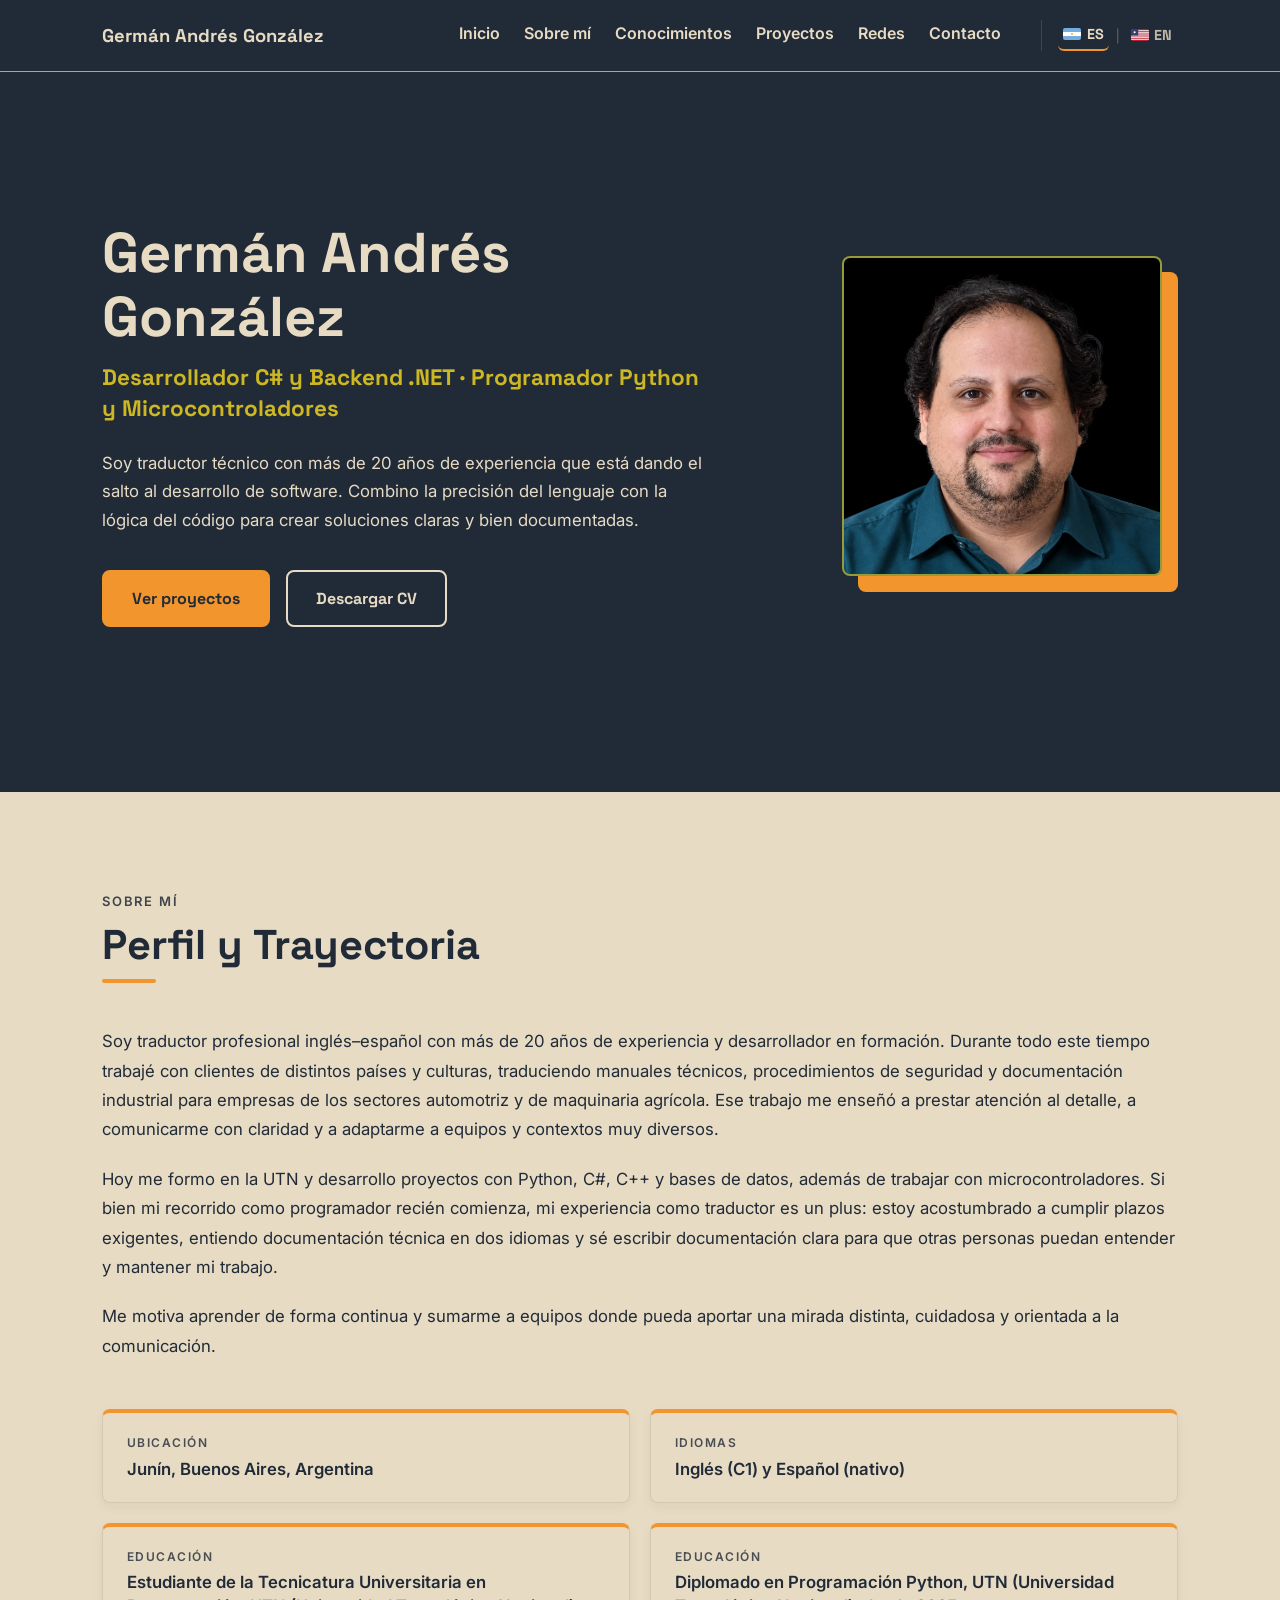
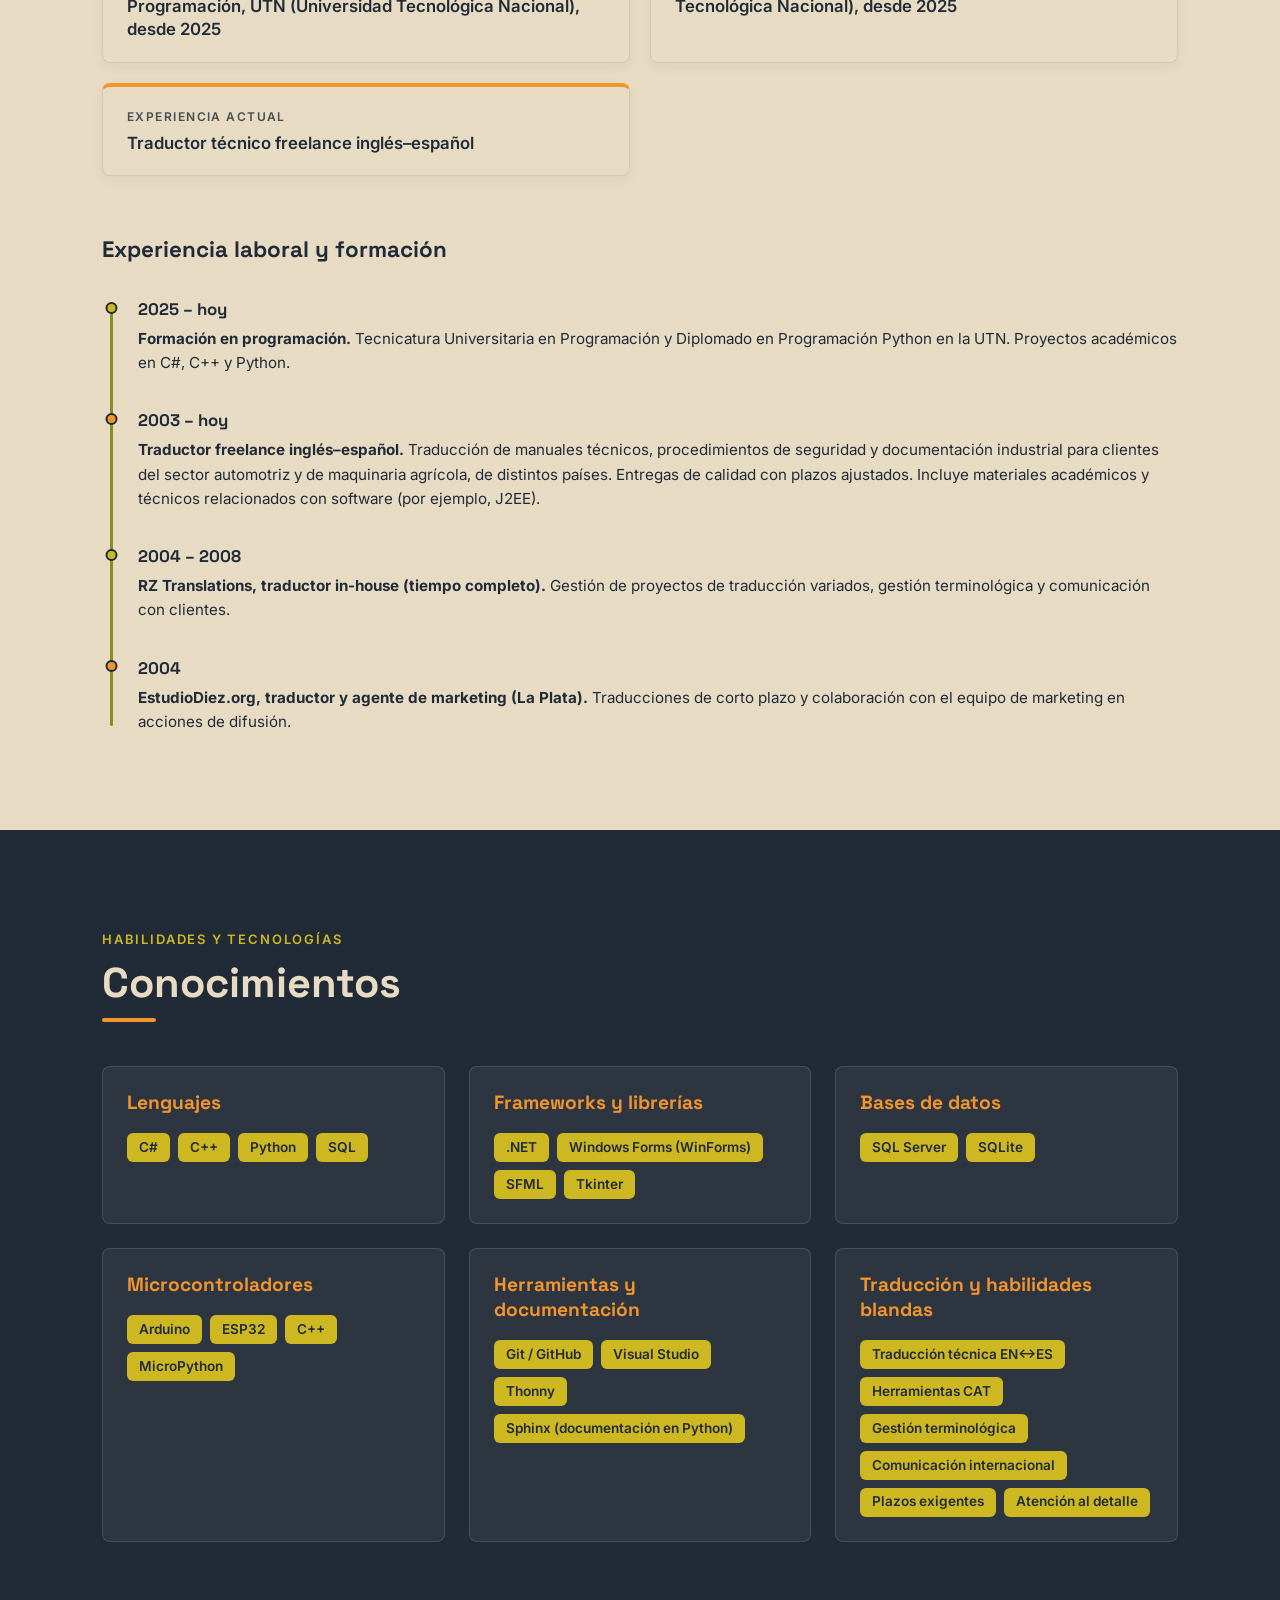
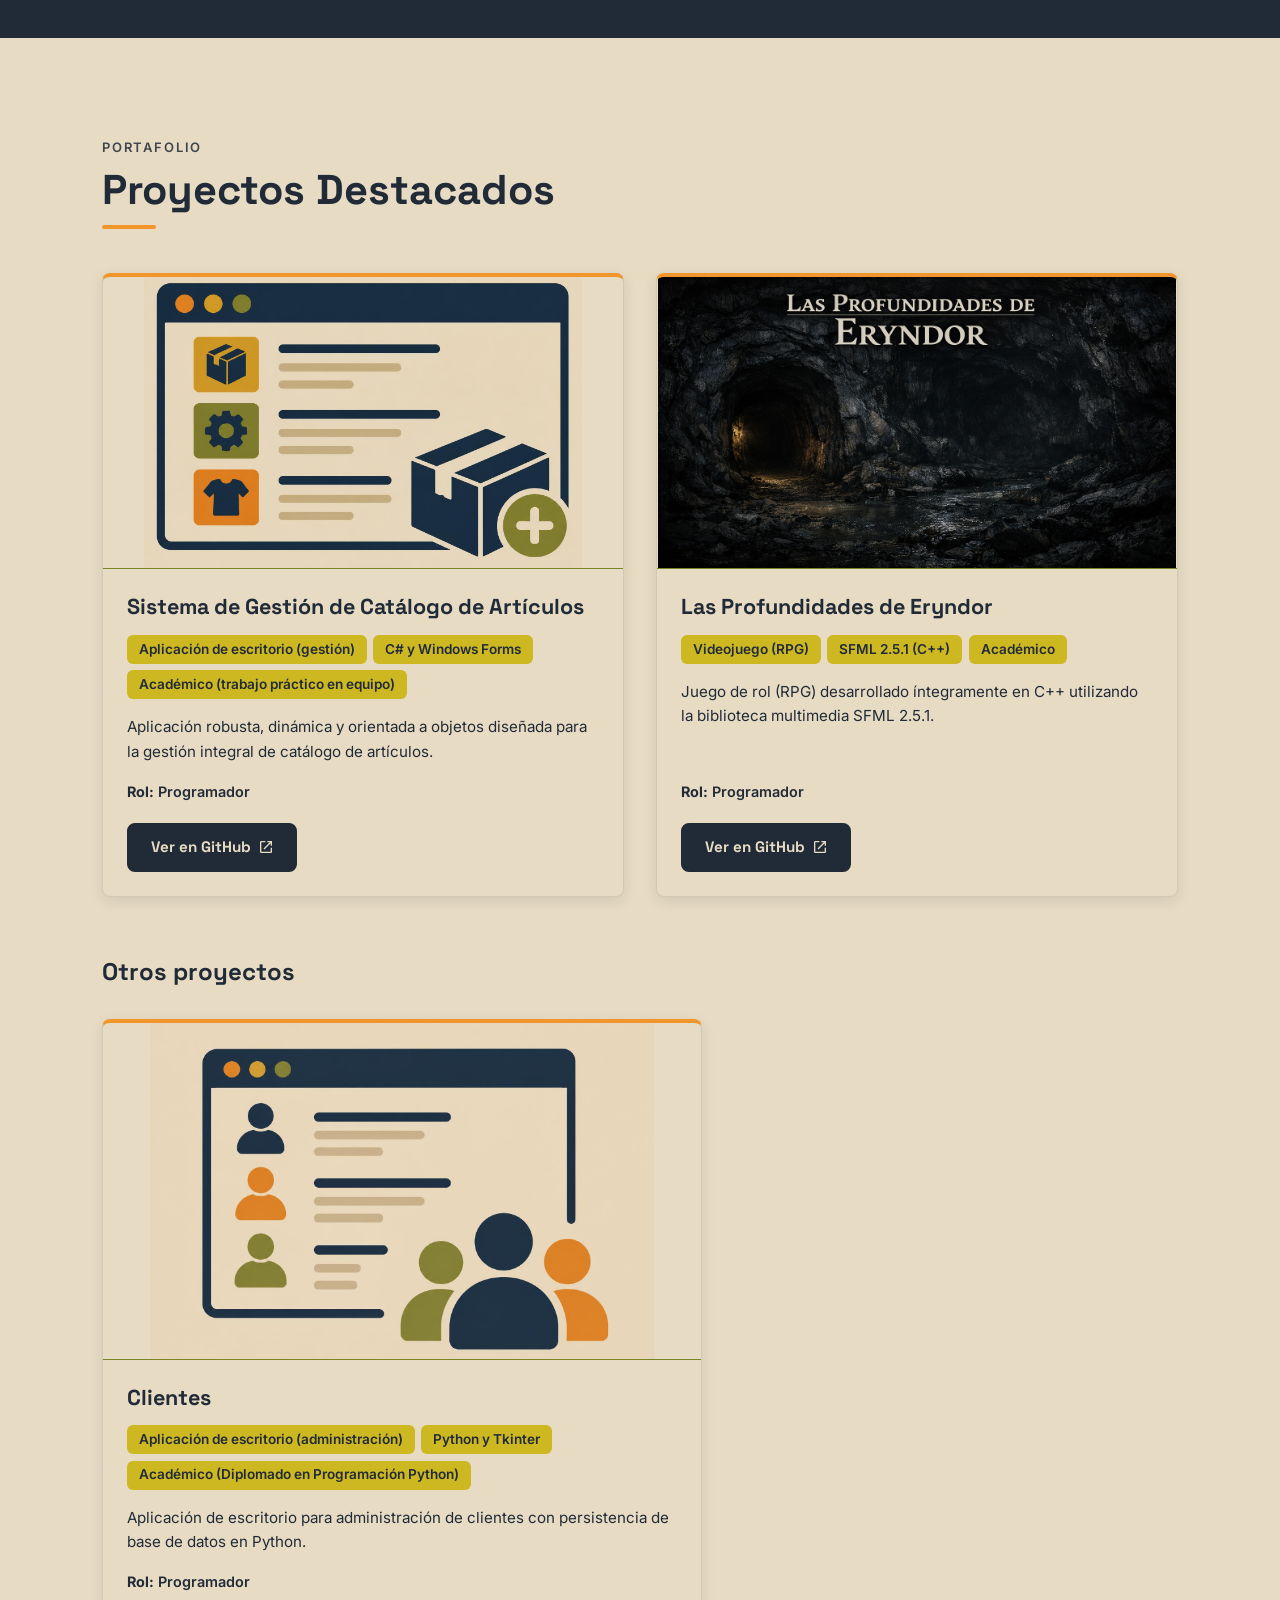
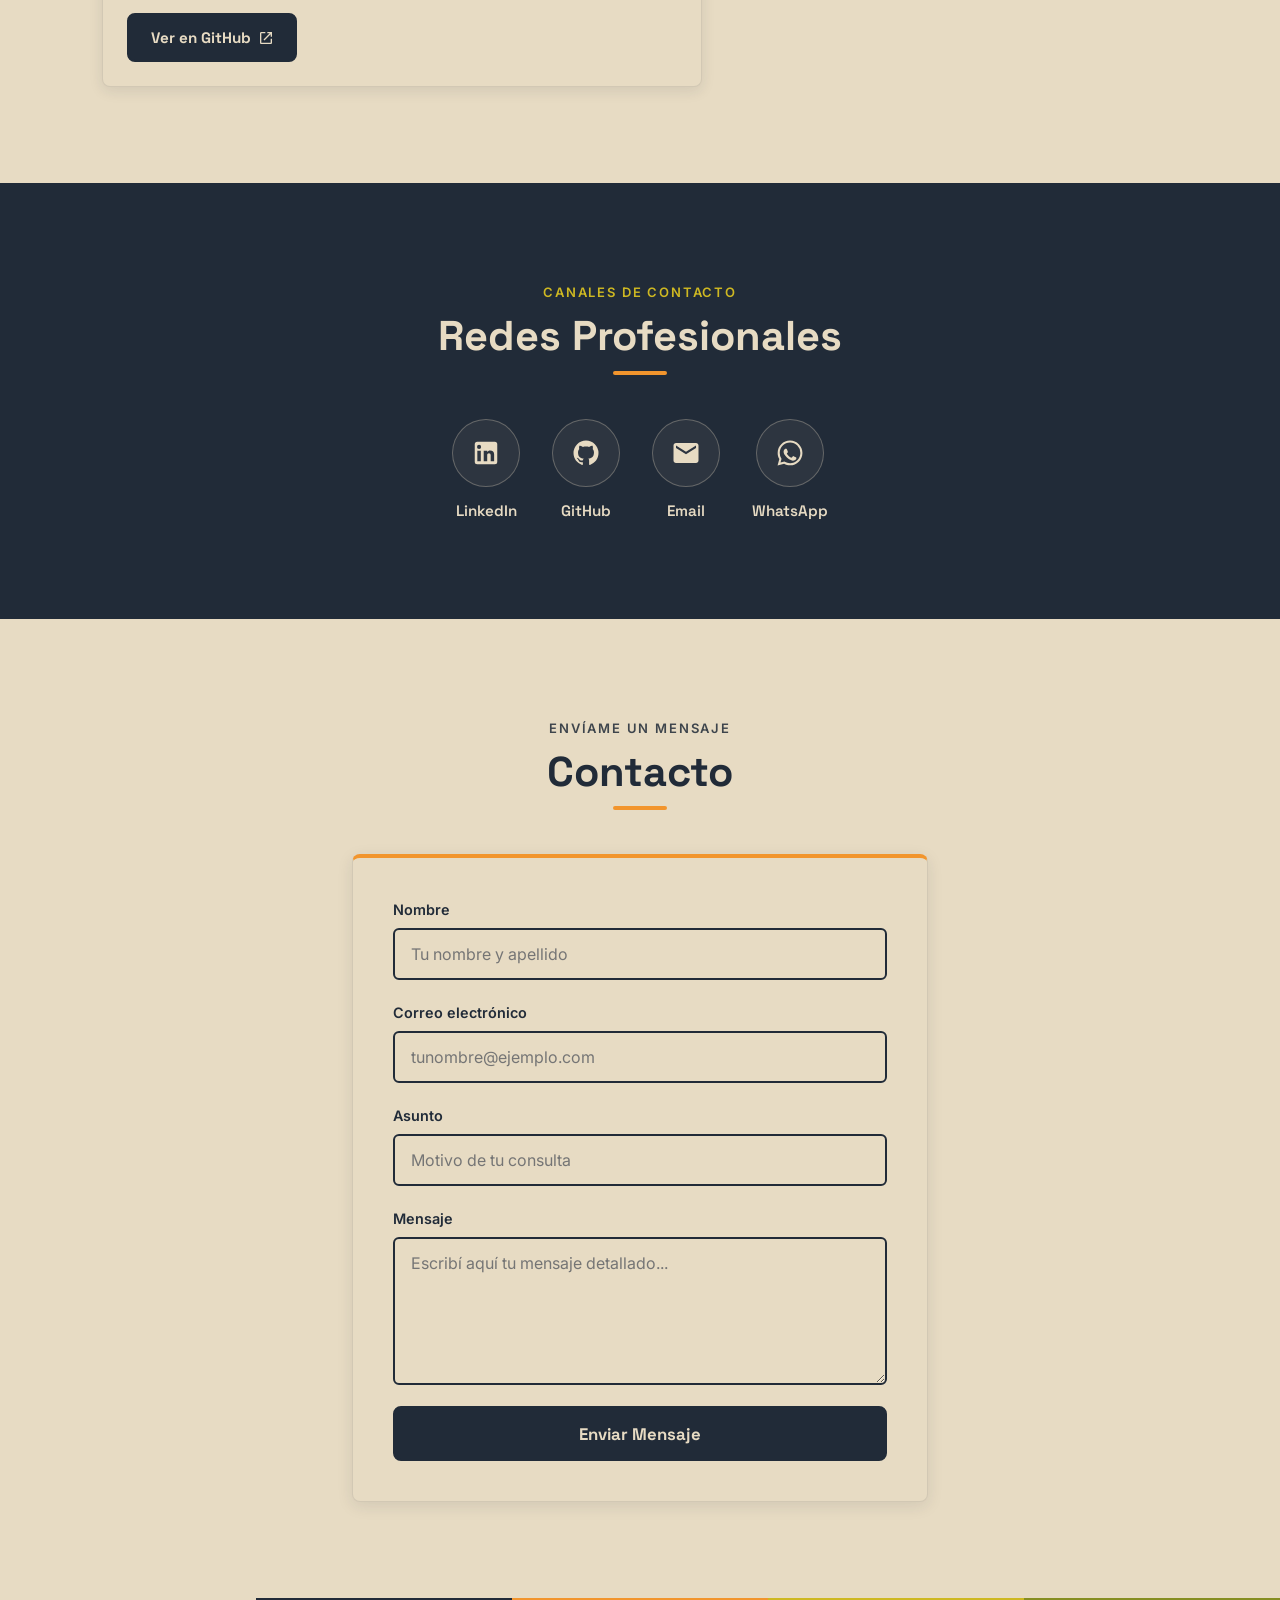
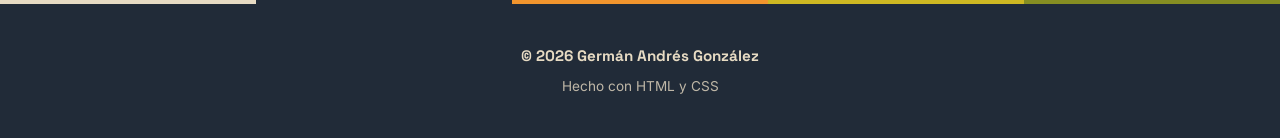
<file: index.html>
<!DOCTYPE html>
<html lang="es">
<head>
  <meta charset="UTF-8">
  <meta name="viewport" content="width=device-width, initial-scale=1.0">
  <title>Germán Andrés González | Desarrollador C# .NET y Python</title>
  <meta name="description" content="Portfolio profesional de Germán Andrés González. Desarrollador C# y Backend .NET, programador Python y microcontroladores, con más de 20 años de experiencia como traductor técnico.">

  <!-- Enlaces alternativos cruzados para soporte bilingüe (SEO y accesibilidad) -->
  <link rel="alternate" hreflang="es" href="index.html">
  <link rel="alternate" hreflang="en" href="en/index.html">

  <!-- Fuentes Google: Space Grotesk (700) e Inter (400, 600) en una sola llamada -->
  <link rel="preconnect" href="https://fonts.googleapis.com">
  <link rel="preconnect" href="https://fonts.gstatic.com" crossorigin>
  <link href="https://fonts.googleapis.com/css2?family=Inter:wght@400;600&family=Space+Grotesk:wght@700&display=swap" rel="stylesheet">

  <!-- Hoja de estilos compartida con rutas relativas -->
  <link rel="stylesheet" href="css/styles.css">
</head>
<body>

  <!-- ========================================================================
       1. MENÚ DE NAVEGACIÓN FIJO
       ======================================================================== -->
  <header class="site-header">
    <div class="header-inner container">
      <a href="#inicio" class="brand-logo" aria-label="Ir al inicio">Germán Andrés González</a>

      <!-- Menú hamburguesa solo con CSS (checkbox + label) -->
      <input type="checkbox" id="menu-toggle" class="menu-toggle" aria-label="Abrir o cerrar menú de navegación">
      <label for="menu-toggle" class="menu-button" aria-label="Alternar navegación">
        <span class="hamburger-bar"></span>
        <span class="hamburger-bar"></span>
        <span class="hamburger-bar"></span>
      </label>

      <nav class="site-nav" aria-label="Navegación principal">
        <ul class="nav-list">
          <li><a href="#inicio" class="nav-link">Inicio</a></li>
          <li><a href="#sobre-mi" class="nav-link">Sobre mí</a></li>
          <li><a href="#conocimientos" class="nav-link">Conocimientos</a></li>
          <li><a href="#proyectos" class="nav-link">Proyectos</a></li>
          <li><a href="#redes" class="nav-link">Redes</a></li>
          <li><a href="#contacto" class="nav-link">Contacto</a></li>
        </ul>

        <!-- Selector de idioma: ES activo, EN como enlace al mismo ancla -->
        <div class="lang-selector" aria-label="Selector de idioma">
          <span class="lang-item active" aria-current="true">
            <svg class="flag-icon" viewBox="0 0 768 512" aria-hidden="true" focusable="false">
              <rect width="768" height="512" fill="#74ACDF"/>
              <rect y="170.66" width="768" height="170.66" fill="#FFFFFF"/>
              <circle cx="384" cy="256" r="42" fill="#F6B40E"/>
            </svg>
            <span>ES</span>
          </span>
          <span class="lang-separator" aria-hidden="true">|</span>
          <a href="en/index.html#inicio" class="lang-item lang-link" lang="en" hreflang="en" aria-label="Cambiar a inglés">
            <svg class="flag-icon" viewBox="0 0 768 512" aria-hidden="true" focusable="false">
              <rect width="768" height="512" fill="#B22234"/>
              <path d="M0,39.38h768v39.38H0zm0,78.77h768v39.38H0zm0,78.77h768v39.38H0zm0,78.77h768v39.38H0zm0,78.77h768v39.38H0zm0,78.77h768v39.38H0z" fill="#FFFFFF"/>
              <rect width="307.2" height="275.69" fill="#3C3B6E"/>
              <circle cx="153.6" cy="137.8" r="45" fill="#FFFFFF"/>
            </svg>
            <span>EN</span>
          </a>
        </div>
      </nav>
    </div>
  </header>

  <main>
    <!-- ======================================================================
         2. PRESENTACIÓN INICIAL CON FOTO (#inicio) - Fondo Oscuro
         ====================================================================== -->
    <section id="inicio" class="hero-section theme-dark">
      <div class="container hero-grid">
        <div class="hero-text">
          <h1 class="hero-name">Germán Andrés González</h1>
          <p class="hero-title">Desarrollador C# y Backend .NET · Programador Python y Microcontroladores</p>
          <p class="hero-phrase">
            Soy traductor técnico con más de 20 años de experiencia que está dando el salto al desarrollo de software.
            Combino la precisión del lenguaje con la lógica del código para crear soluciones claras y bien documentadas.
          </p>
          <div class="hero-actions">
            <a href="#proyectos" class="btn btn-primary">Ver proyectos</a>
            <a href="cv/GermanAGonzalez-CV-ES.pdf" class="btn btn-secondary" download="CV-German-Andres-Gonzalez-ES.pdf">Descargar CV</a>
          </div>
        </div>

        <div class="hero-visual">
          <div class="hero-image-wrapper">
            <!-- Placeholder para foto de perfil con marco desplazado naranja de fondo -->
            <img src="img/foto-perfil.jpg" alt="Foto de perfil de Germán Andrés González" class="hero-img" width="320" height="320">
          </div>
        </div>
      </div>
    </section>

    <!-- ======================================================================
         3. INFORMACIÓN GENERAL (SOBRE MÍ) (#sobre-mi) - Fondo Crema
         ====================================================================== -->
    <section id="sobre-mi" class="section-padding theme-light">
      <div class="container">
        <header class="section-header">
          <span class="section-label">Sobre mí</span>
          <h2 class="section-title">Perfil y Trayectoria</h2>
        </header>

        <div class="about-text-group">
          <p class="about-paragraph">
            Soy traductor profesional inglés–español con más de 20 años de experiencia y desarrollador en formación. Durante todo este tiempo trabajé con clientes de distintos países y culturas, traduciendo manuales técnicos, procedimientos de seguridad y documentación industrial para empresas de los sectores automotriz y de maquinaria agrícola. Ese trabajo me enseñó a prestar atención al detalle, a comunicarme con claridad y a adaptarme a equipos y contextos muy diversos.
          </p>
          <p class="about-paragraph">
            Hoy me formo en la UTN y desarrollo proyectos con Python, C#, C++ y bases de datos, además de trabajar con microcontroladores. Si bien mi recorrido como programador recién comienza, mi experiencia como traductor es un plus: estoy acostumbrado a cumplir plazos exigentes, entiendo documentación técnica en dos idiomas y sé escribir documentación clara para que otras personas puedan entender y mantener mi trabajo.
          </p>
          <p class="about-paragraph">
            Me motiva aprender de forma continua y sumarme a equipos donde pueda aportar una mirada distinta, cuidadosa y orientada a la comunicación.
          </p>
        </div>

        <!-- Tarjetas de datos rápidos -->
        <div class="quick-facts-grid">
          <article class="fact-card">
            <span class="fact-label">Ubicación</span>
            <p class="fact-value">Junín, Buenos Aires, Argentina</p>
          </article>
          <article class="fact-card">
            <span class="fact-label">Idiomas</span>
            <p class="fact-value">Inglés (C1) y Español (nativo)</p>
          </article>
          <article class="fact-card">
            <span class="fact-label">Educación</span>
            <p class="fact-value">Estudiante de la Tecnicatura Universitaria en Programación, UTN (Universidad Tecnológica Nacional), desde 2025</p>
          </article>
          <article class="fact-card">
            <span class="fact-label">Educación</span>
            <p class="fact-value">Diplomado en Programación Python, UTN (Universidad Tecnológica Nacional), desde 2025</p>
          </article>
          <article class="fact-card">
            <span class="fact-label">Experiencia actual</span>
            <p class="fact-value">Traductor técnico freelance inglés–español</p>
          </article>
        </div>

        <!-- Timeline cronológico inverso -->
        <h3 class="timeline-title">Experiencia laboral y formación</h3>
        <div class="timeline">
          <div class="timeline-item">
            <h4 class="timeline-year">2025 – hoy</h4>
            <p class="timeline-content">
              <strong>Formación en programación.</strong> Tecnicatura Universitaria en Programación y Diplomado en Programación Python en la UTN. Proyectos académicos en C#, C++ y Python.
            </p>
          </div>
          <div class="timeline-item">
            <h4 class="timeline-year">2003 – hoy</h4>
            <p class="timeline-content">
              <strong>Traductor freelance inglés–español.</strong> Traducción de manuales técnicos, procedimientos de seguridad y documentación industrial para clientes del sector automotriz y de maquinaria agrícola, de distintos países. Entregas de calidad con plazos ajustados. Incluye materiales académicos y técnicos relacionados con software (por ejemplo, J2EE).
            </p>
          </div>
          <div class="timeline-item">
            <h4 class="timeline-year">2004 – 2008</h4>
            <p class="timeline-content">
              <strong>RZ Translations, traductor in-house (tiempo completo).</strong> Gestión de proyectos de traducción variados, gestión terminológica y comunicación con clientes.
            </p>
          </div>
          <div class="timeline-item">
            <h4 class="timeline-year">2004</h4>
            <p class="timeline-content">
              <strong>EstudioDiez.org, traductor y agente de marketing (La Plata).</strong> Traducciones de corto plazo y colaboración con el equipo de marketing en acciones de difusión.
            </p>
          </div>
        </div>
      </div>
    </section>

    <!-- ======================================================================
         4. CONOCIMIENTOS (#conocimientos) - Fondo Oscuro
         ====================================================================== -->
    <section id="conocimientos" class="section-padding theme-dark">
      <div class="container">
        <header class="section-header">
          <span class="section-label">Habilidades y Tecnologías</span>
          <h2 class="section-title">Conocimientos</h2>
        </header>

        <div class="skills-grid">
          <!-- Categoría 1 -->
          <article class="skill-card">
            <h3 class="skill-category-title">Lenguajes</h3>
            <div class="chips-container">
              <span class="chip">C#</span>
              <span class="chip">C++</span>
              <span class="chip">Python</span>
              <span class="chip">SQL</span>
            </div>
          </article>

          <!-- Categoría 2 -->
          <article class="skill-card">
            <h3 class="skill-category-title">Frameworks y librerías</h3>
            <div class="chips-container">
              <span class="chip">.NET</span>
              <span class="chip">Windows Forms (WinForms)</span>
              <span class="chip">SFML</span>
              <span class="chip">Tkinter</span>
            </div>
          </article>

          <!-- Categoría 3 -->
          <article class="skill-card">
            <h3 class="skill-category-title">Bases de datos</h3>
            <div class="chips-container">
              <span class="chip">SQL Server</span>
              <span class="chip">SQLite</span>
            </div>
          </article>

          <!-- Categoría 4 -->
          <article class="skill-card">
            <h3 class="skill-category-title">Microcontroladores</h3>
            <div class="chips-container">
              <span class="chip">Arduino</span>
              <span class="chip">ESP32</span>
              <span class="chip">C++</span>
              <span class="chip">MicroPython</span>
            </div>
          </article>

          <!-- Categoría 5 -->
          <article class="skill-card">
            <h3 class="skill-category-title">Herramientas y documentación</h3>
            <div class="chips-container">
              <span class="chip">Git / GitHub</span>
              <span class="chip">Visual Studio</span>
              <span class="chip">Thonny</span>
              <span class="chip">Sphinx (documentación en Python)</span>
            </div>
          </article>

          <!-- Categoría 6 -->
          <article class="skill-card">
            <h3 class="skill-category-title">Traducción y habilidades blandas</h3>
            <div class="chips-container">
              <span class="chip">Traducción técnica EN↔ES</span>
              <span class="chip">Herramientas CAT</span>
              <span class="chip">Gestión terminológica</span>
              <span class="chip">Comunicación internacional</span>
              <span class="chip">Plazos exigentes</span>
              <span class="chip">Atención al detalle</span>
            </div>
          </article>
        </div>
      </div>
    </section>

    <!-- ======================================================================
         5. PROYECTOS (#proyectos) - Fondo Crema
         ====================================================================== -->
    <section id="proyectos" class="section-padding theme-light">
      <div class="container">
        <header class="section-header">
          <span class="section-label">Portafolio</span>
          <h2 class="section-title">Proyectos Destacados</h2>
        </header>

        <!-- Proyectos destacados (los dos primeros, más grandes) -->
        <div class="projects-featured-grid">
          <!-- Proyecto 1 -->
          <article class="project-card">
            <div class="project-image-box">
              <img src="img/proyecto-1.jpg" alt="Vista previa del Sistema de Gestión de Catálogo de Artículos" class="project-img" width="800" height="450" loading="lazy" decoding="async">
            </div>
            <div class="project-content">
              <h3 class="project-title">Sistema de Gestión de Catálogo de Artículos</h3>
              <div class="project-meta-chips">
                <span class="chip">Aplicación de escritorio (gestión)</span>
                <span class="chip">C# y Windows Forms</span>
                <span class="chip">Académico (trabajo práctico en equipo)</span>
              </div>
              <p class="project-description">
                Aplicación robusta, dinámica y orientada a objetos diseñada para la gestión integral de catálogo de artículos.
              </p>
              <p class="project-role"><strong>Rol:</strong> Programador</p>
              <a href="https://github.com/GermanAndresGonzalez/tp-winform-equipo-e" target="_blank" rel="noopener noreferrer" class="project-btn" aria-label="Ver Sistema de Gestión de Catálogo de Artículos en GitHub (se abre en pestaña nueva)">
                Ver en GitHub
                <svg viewBox="0 0 24 24" aria-hidden="true" focusable="false">
                  <path d="M14 3h7v7h-2V6.41l-9.29 9.3-1.42-1.42 9.3-9.29H14V3zM5 5h6V3H5c-1.1 0-2 .9-2 2v14c0 1.1.9 2 2 2h14c1.1 0 2-.9 2-2v-6h-2v6H5V5z"/>
                </svg>
              </a>
            </div>
          </article>

          <!-- Proyecto 2 -->
          <article class="project-card">
            <div class="project-image-box">
              <img src="img/proyecto-2.jpg" alt="Captura del videojuego RPG Las Profundidades de Eryndor" class="project-img" width="800" height="450" loading="lazy" decoding="async">
            </div>
            <div class="project-content">
              <h3 class="project-title">Las Profundidades de Eryndor</h3>
              <div class="project-meta-chips">
                <span class="chip">Videojuego (RPG)</span>
                <span class="chip">SFML 2.5.1 (C++)</span>
                <span class="chip">Académico</span>
              </div>
              <p class="project-description">
                Juego de rol (RPG) desarrollado íntegramente en C++ utilizando la biblioteca multimedia SFML 2.5.1.
              </p>
              <p class="project-role"><strong>Rol:</strong> Programador</p>
              <a href="https://github.com/GermanAndresGonzalez/Eryndorv02" target="_blank" rel="noopener noreferrer" class="project-btn" aria-label="Ver Las Profundidades de Eryndor en GitHub (se abre en pestaña nueva)">
                Ver en GitHub
                <svg viewBox="0 0 24 24" aria-hidden="true" focusable="false">
                  <path d="M14 3h7v7h-2V6.41l-9.29 9.3-1.42-1.42 9.3-9.29H14V3zM5 5h6V3H5c-1.1 0-2 .9-2 2v14c0 1.1.9 2 2 2h14c1.1 0 2-.9 2-2v-6h-2v6H5V5z"/>
                </svg>
              </a>
            </div>
          </article>
        </div>

        <!-- Tercer proyecto bajo subtítulo "Otros proyectos" -->
        <div class="projects-other-header">
          <h3 class="projects-other-title">Otros proyectos</h3>
        </div>
        <div class="projects-other-grid">
          <!-- Proyecto 3 -->
          <article class="project-card">
            <div class="project-image-box">
              <img src="img/proyecto-3.jpg" alt="Captura de la aplicación de escritorio Clientes en Python y Tkinter" class="project-img" width="800" height="450">
            </div>
            <div class="project-content">
              <h3 class="project-title">Clientes</h3>
              <div class="project-meta-chips">
                <span class="chip">Aplicación de escritorio (administración)</span>
                <span class="chip">Python y Tkinter</span>
                <span class="chip">Académico (Diplomado en Programación Python)</span>
              </div>
              <p class="project-description">
                Aplicación de escritorio para administración de clientes con persistencia de base de datos en Python.
              </p>
              <p class="project-role"><strong>Rol:</strong> Programador</p>
              <a href="https://github.com/GermanAndresGonzalez/Diplo_Clientes_2" target="_blank" rel="noopener noreferrer" class="project-btn" aria-label="Ver Clientes en GitHub (se abre en pestaña nueva)">
                Ver en GitHub
                <svg viewBox="0 0 24 24" aria-hidden="true" focusable="false">
                  <path d="M14 3h7v7h-2V6.41l-9.29 9.3-1.42-1.42 9.3-9.29H14V3zM5 5h6V3H5c-1.1 0-2 .9-2 2v14c0 1.1.9 2 2 2h14c1.1 0 2-.9 2-2v-6h-2v6H5V5z"/>
                </svg>
              </a>
            </div>
          </article>
        </div>
      </div>
    </section>

    <!-- ======================================================================
         6. REDES (#redes) - Fondo Oscuro
         ====================================================================== -->
    <section id="redes" class="section-padding theme-dark">
      <div class="container">
        <header class="section-header text-center">
          <span class="section-label">Canales de contacto</span>
          <h2 class="section-title">Redes Profesionales</h2>
        </header>

        <div class="social-list">
          <!-- LinkedIn -->
          <a href="https://www.linkedin.com/in/german-andres-gonzalez/" target="_blank" rel="noopener noreferrer" class="social-item" aria-label="Perfil de LinkedIn de Germán Andrés González (se abre en pestaña nueva)">
            <span class="social-icon-circle">
              <svg viewBox="0 0 24 24" aria-hidden="true" focusable="false">
                <path d="M19 3a2 2 0 0 1 2 2v14a2 2 0 0 1-2 2H5a2 2 0 0 1-2-2V5a2 2 0 0 1 2-2h14m-.5 15.5v-5.3a3.26 3.26 0 0 0-3.26-3.26c-.85 0-1.84.52-2.28 1.3v-1.11h-2.79v8.37h2.79v-4.93c0-.77.62-1.4 1.39-1.4a1.4 1.4 0 0 1 1.4 1.4v4.93h2.75M6.46 8.76a1.64 1.64 0 0 0 0-3.28 1.64 1.64 0 0 0 0 3.28m1.39 9.74v-8.37H5.07v8.37h2.78z"/>
              </svg>
            </span>
            <span>LinkedIn</span>
          </a>

          <!-- GitHub -->
          <a href="https://github.com/GermanAndresGonzalez" target="_blank" rel="noopener noreferrer" class="social-item" aria-label="Perfil de GitHub de Germán Andrés González (se abre en pestaña nueva)">
            <span class="social-icon-circle">
              <svg viewBox="0 0 24 24" aria-hidden="true" focusable="false">
                <path d="M12 2A10 10 0 0 0 2 12c0 4.42 2.87 8.17 6.84 9.5.5.08.66-.23.66-.5v-1.69c-2.77.6-3.36-1.34-3.36-1.34-.46-1.16-1.11-1.47-1.11-1.47-.91-.62.07-.6.07-.6 1 .07 1.53 1.03 1.53 1.03.87 1.52 2.34 1.07 2.91.83.1-.65.35-1.09.63-1.34-2.22-.25-4.55-1.11-4.55-4.92 0-1.11.38-2 1.03-2.71-.1-.25-.45-1.29.1-2.64 0 0 .84-.27 2.75 1.02.79-.22 1.65-.33 2.5-.33.85 0 1.71.11 2.5.33 1.91-1.29 2.75-1.02 2.75-1.02.55 1.35.2 2.39.1 2.64.65.71 1.03 1.6 1.03 2.71 0 3.82-2.34 4.66-4.57 4.91.36.31.69.92.69 1.85V21c0 .27.16.59.67.5C19.14 20.16 22 16.42 22 12A10 10 0 0 0 12 2z"/>
              </svg>
            </span>
            <span>GitHub</span>
          </a>

          <!-- Email -->
          <a href="https://linkly.link/2ucmy" class="social-item" aria-label="Enviar correo electrónico a Germán Andrés González">
            <span class="social-icon-circle">
              <svg viewBox="0 0 24 24" aria-hidden="true" focusable="false">
                <path d="M20 4H4c-1.1 0-1.99.9-1.99 2L2 18c0 1.1.9 2 2 2h16c1.1 0 2-.9 2-2V6c0-1.1-.9-2-2-2zm0 4-8 5-8-5V6l8 5 8-5v2z"/>
              </svg>
            </span>
            <span>Email</span>
          </a>

          <!-- WhatsApp (regla: el número NO debe figurar en el texto visible ni en alt/aria-label) -->
          <a href="https://linkly.link/2uc2s" target="_blank" rel="noopener noreferrer" class="social-item" aria-label="Contactar por WhatsApp (se abre en pestaña nueva)">
            <span class="social-icon-circle">
              <svg viewBox="0 0 24 24" aria-hidden="true" focusable="false">
                <path d="M12.04 2c-5.46 0-9.91 4.45-9.91 9.91 0 1.75.46 3.45 1.32 4.95L2.05 22l5.25-1.38c1.45.79 3.08 1.21 4.74 1.21 5.46 0 9.91-4.45 9.91-9.91 0-2.65-1.03-5.14-2.9-7.01A9.816 9.816 0 0 0 12.04 2m.01 1.67c2.2 0 4.26.86 5.82 2.42a8.225 8.225 0 0 1 2.41 5.83c0 4.54-3.7 8.24-8.24 8.24-1.48 0-2.93-.4-4.2-1.15l-.3-.18-3.12.82.83-3.04-.2-.31a8.196 8.196 0 0 1-1.26-4.38c0-4.54 3.7-8.24 8.24-8.24m4.52 11.66c-.25-.13-1.47-.72-1.7-.81-.23-.08-.39-.13-.56.13-.17.25-.64.81-.79.97-.14.17-.29.19-.54.06-.25-.13-1.06-.39-2.02-1.25-.75-.67-1.26-1.5-1.41-1.75-.15-.25-.02-.39.11-.51.11-.11.25-.29.37-.44.13-.14.17-.25.25-.42.08-.17.04-.31-.02-.44-.06-.13-.56-1.35-.77-1.85-.2-.49-.41-.42-.56-.43h-.48c-.17 0-.44.06-.67.31-.23.25-.88.86-.88 2.1 0 1.24.9 2.44 1.03 2.61.13.17 1.78 2.72 4.31 3.81.6.26 1.07.42 1.44.54.61.19 1.16.17 1.6.1.49-.07 1.47-.6 1.68-1.18.21-.58.21-1.07.15-1.18-.07-.12-.23-.19-.48-.32z"/>
              </svg>
            </span>
            <span>WhatsApp</span>
          </a>
        </div>
      </div>
    </section>

    <!-- ======================================================================
         7. FORMULARIO DE CONTACTO (#contacto) - Fondo Crema
         ====================================================================== -->
    <section id="contacto" class="section-padding theme-light">
      <div class="container contact-container">
        <header class="section-header text-center">
          <span class="section-label">Envíame un mensaje</span>
          <h2 class="section-title">Contacto</h2>
        </header>

        <div class="contact-card">
          <!-- Formulario sin JS hacia Formspree con método POST -->
          <form action="https://formspree.io/f/mwlpdadp" method="POST" class="contact-form">
            
            <div class="form-group">
              <label for="nombre" class="form-label">Nombre</label>
              <input type="text" id="nombre" name="nombre" class="form-input" required placeholder="Tu nombre y apellido">
            </div>

            <div class="form-group">
              <label for="email" class="form-label">Correo electrónico</label>
              <input type="email" id="email" name="_replyto" class="form-input" required placeholder="tunombre@ejemplo.com">
            </div>

            <div class="form-group">
              <label for="asunto" class="form-label">Asunto</label>
              <input type="text" id="asunto" name="_subject" class="form-input" required placeholder="Motivo de tu consulta">
            </div>

            <div class="form-group">
              <label for="mensaje" class="form-label">Mensaje</label>
              <textarea id="mensaje" name="mensaje" class="form-textarea" rows="5" required placeholder="Escribí aquí tu mensaje detallado..."></textarea>
            </div>

            <!-- Campo trampa (honeypot) anti-spam para Formspree:
                 Oculto mediante CSS (no type="hidden") y con aria-hidden="true" para que los lectores de pantalla lo ignoren.
                 Los bots completan este campo y Formspree descarta automáticamente el envío. -->
            <div class="form-honeypot" aria-hidden="true">
              <label for="_gotcha">Dejar este campo vacío</label>
              <input type="text" name="_gotcha" id="_gotcha" tabindex="-1" autocomplete="off">
            </div>

            <button type="submit" class="contact-submit-btn">Enviar Mensaje</button>
          </form>
        </div>
      </div>
    </section>
  </main>

  <!-- ========================================================================
       FOOTER
       ======================================================================== -->
  <footer class="site-footer">
    <!-- Franja decorativa de 6px con los 5 colores exactos de la paleta -->
    <div class="footer-palette-bar" aria-hidden="true"></div>

    <div class="container footer-content">
      <p class="footer-copy">© 2026 Germán Andrés González</p>
      <p class="footer-credit">Hecho con HTML y CSS</p>
    </div>
  </footer>

  <!-- Sincronización del selector de idioma con la sección actual (mejora progresiva mínima) -->
  <script>
    (function() {
      function syncLangHash() {
        var hash = window.location.hash || '#inicio';
        var langLink = document.querySelector('.lang-link');
        if (langLink) {
          var base = langLink.getAttribute('href').split('#')[0];
          langLink.setAttribute('href', base + hash);
        }
      }
      window.addEventListener('hashchange', syncLangHash);
      window.addEventListener('DOMContentLoaded', syncLangHash);
      var navLinks = document.querySelectorAll('.nav-link');
      for (var i = 0; i < navLinks.length; i++) {
        navLinks[i].addEventListener('click', function() {
          setTimeout(syncLangHash, 50);
        });
      }
    })();
  </script>
  <script>
  (function() {
    var toggle = document.getElementById('menu-toggle');
    var links = document.querySelectorAll('.site-nav a');
    for (var i = 0; i < links.length; i++) {
      links[i].addEventListener('click', function() { toggle.checked = false; });
    }
  })();
</script>

</body>
</html>
</file>
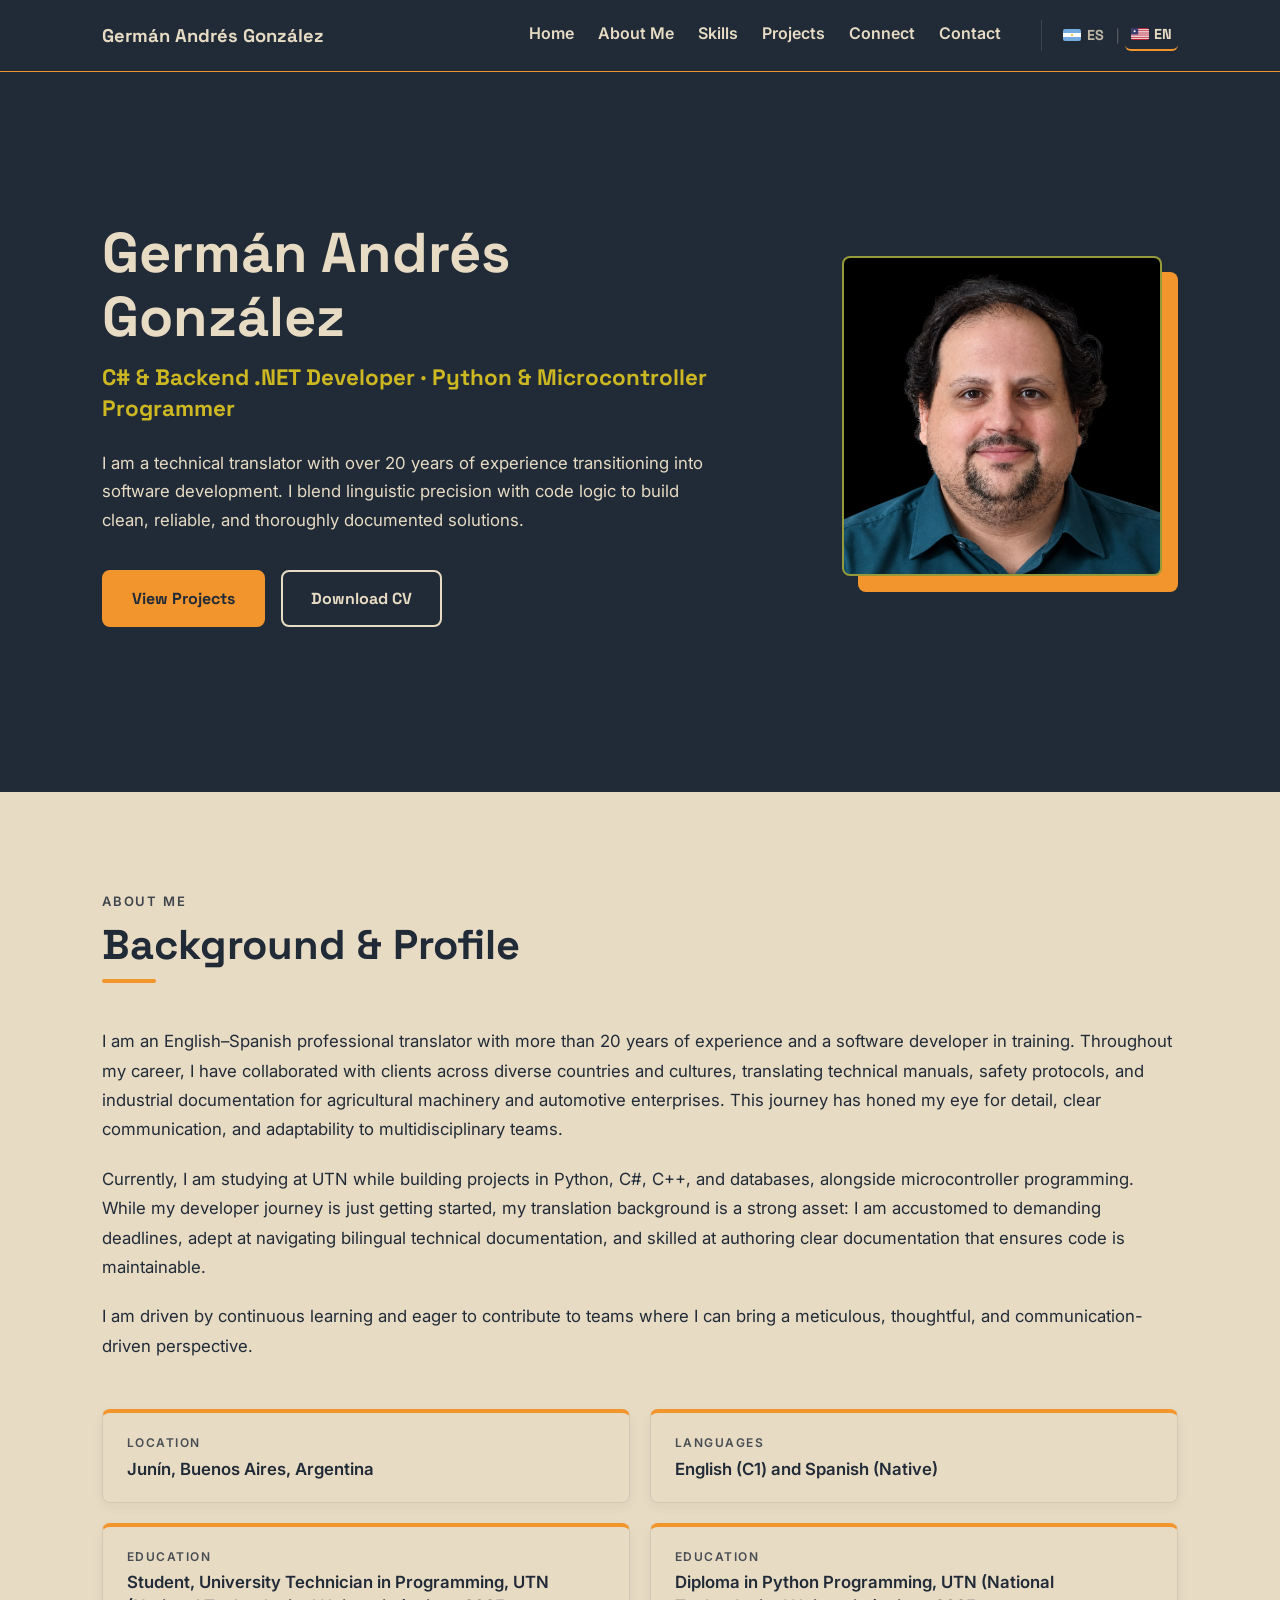
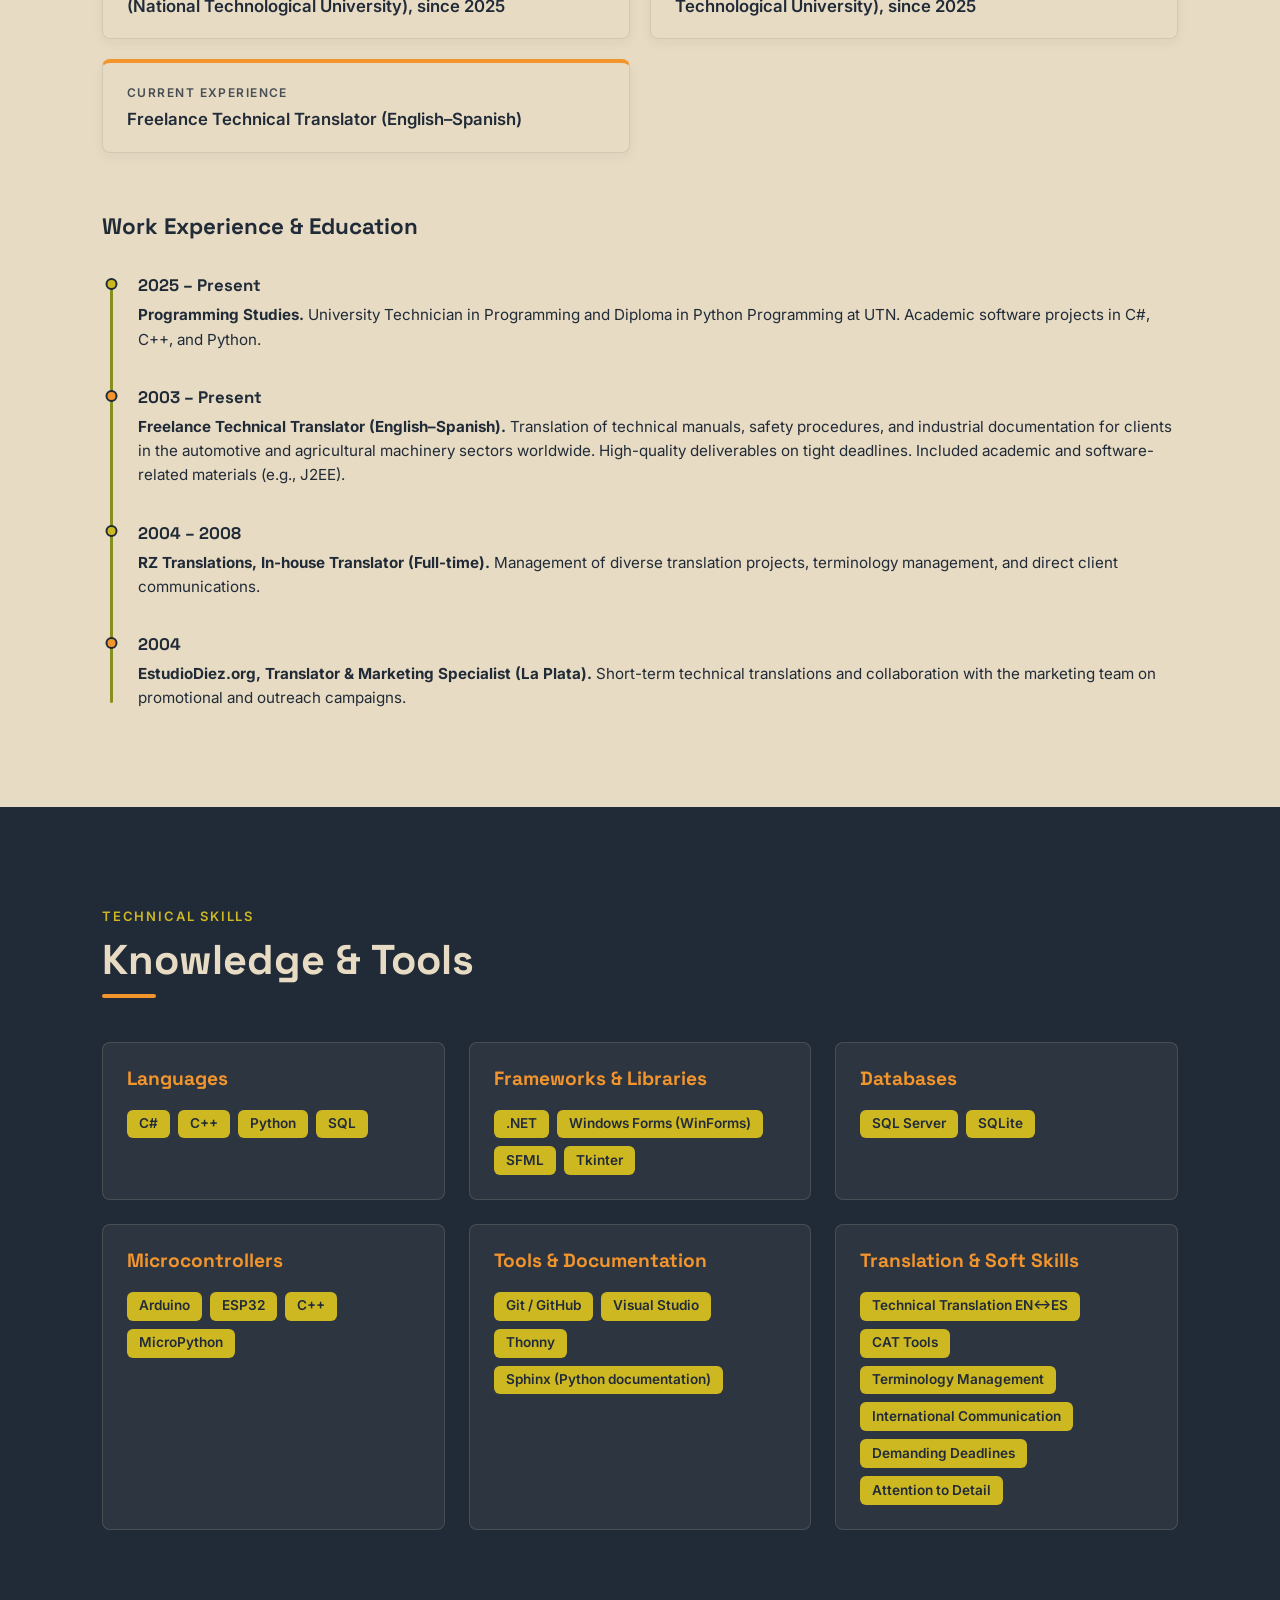
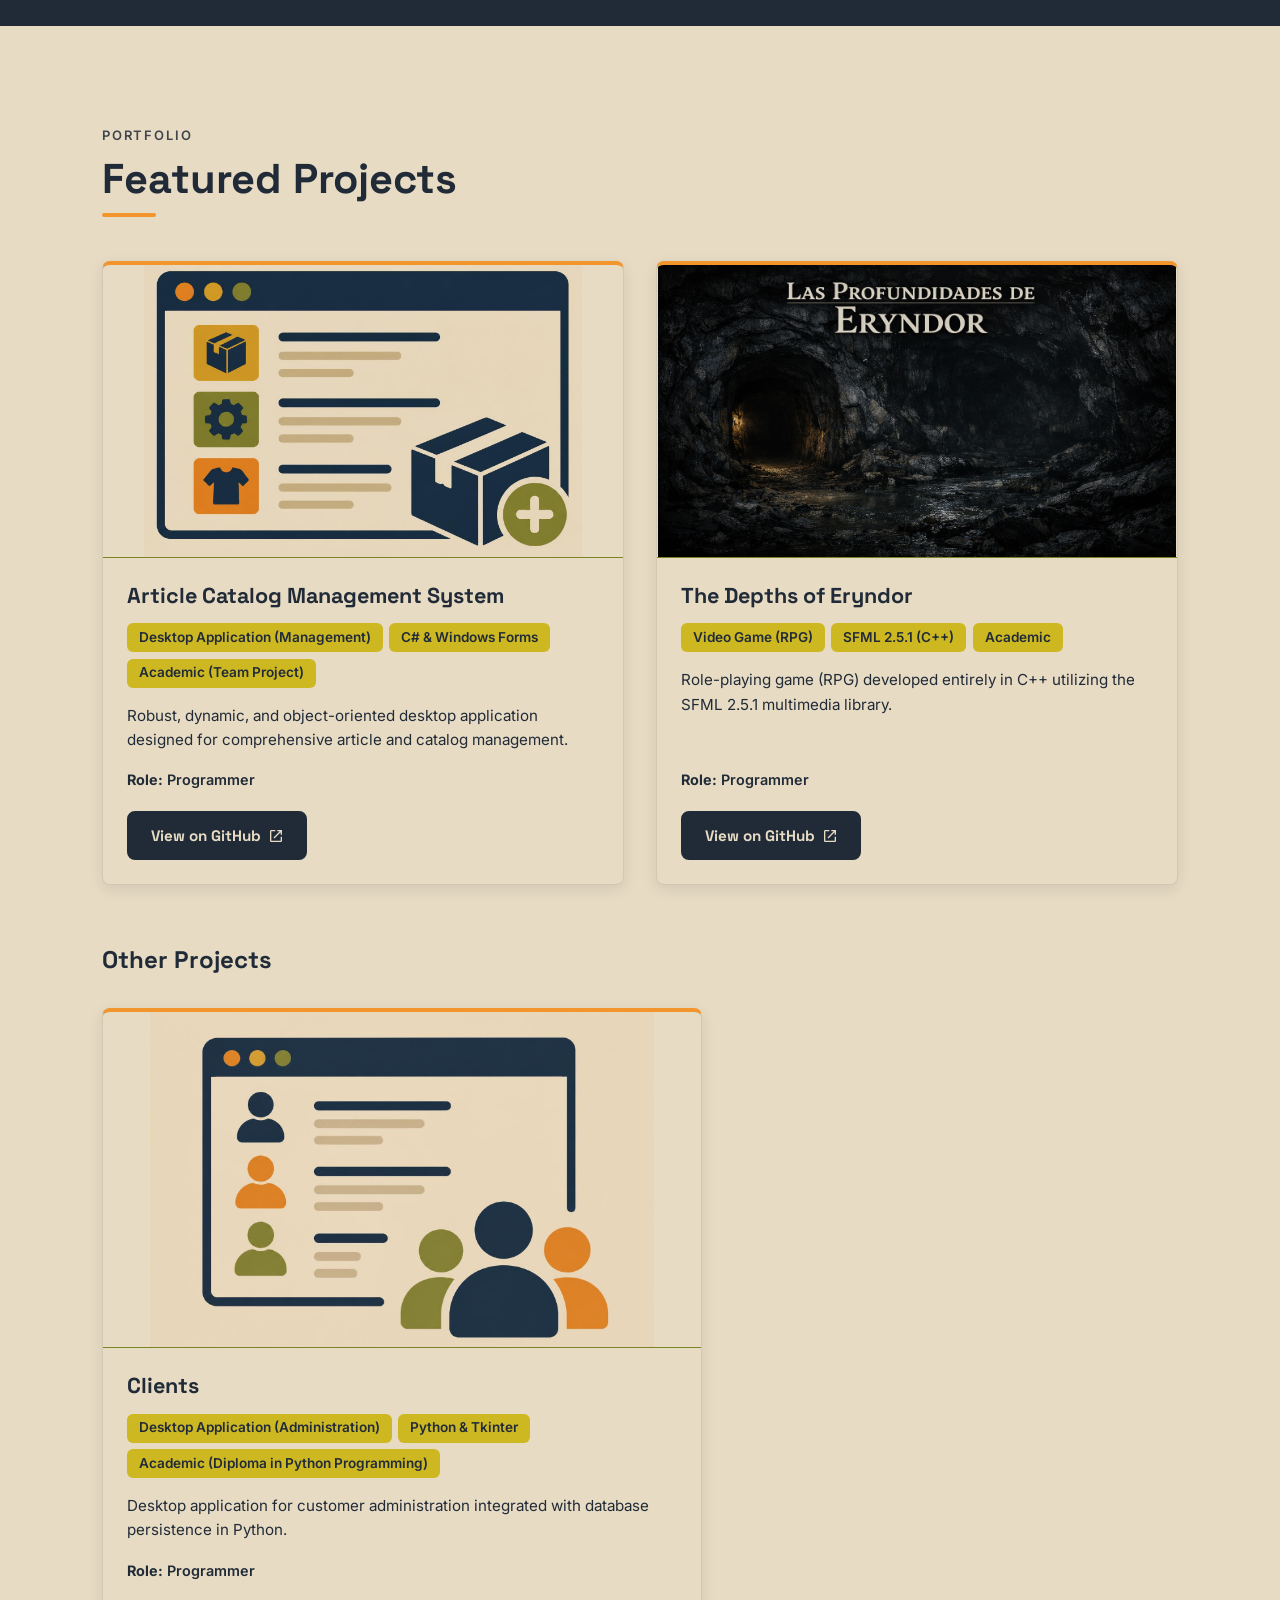
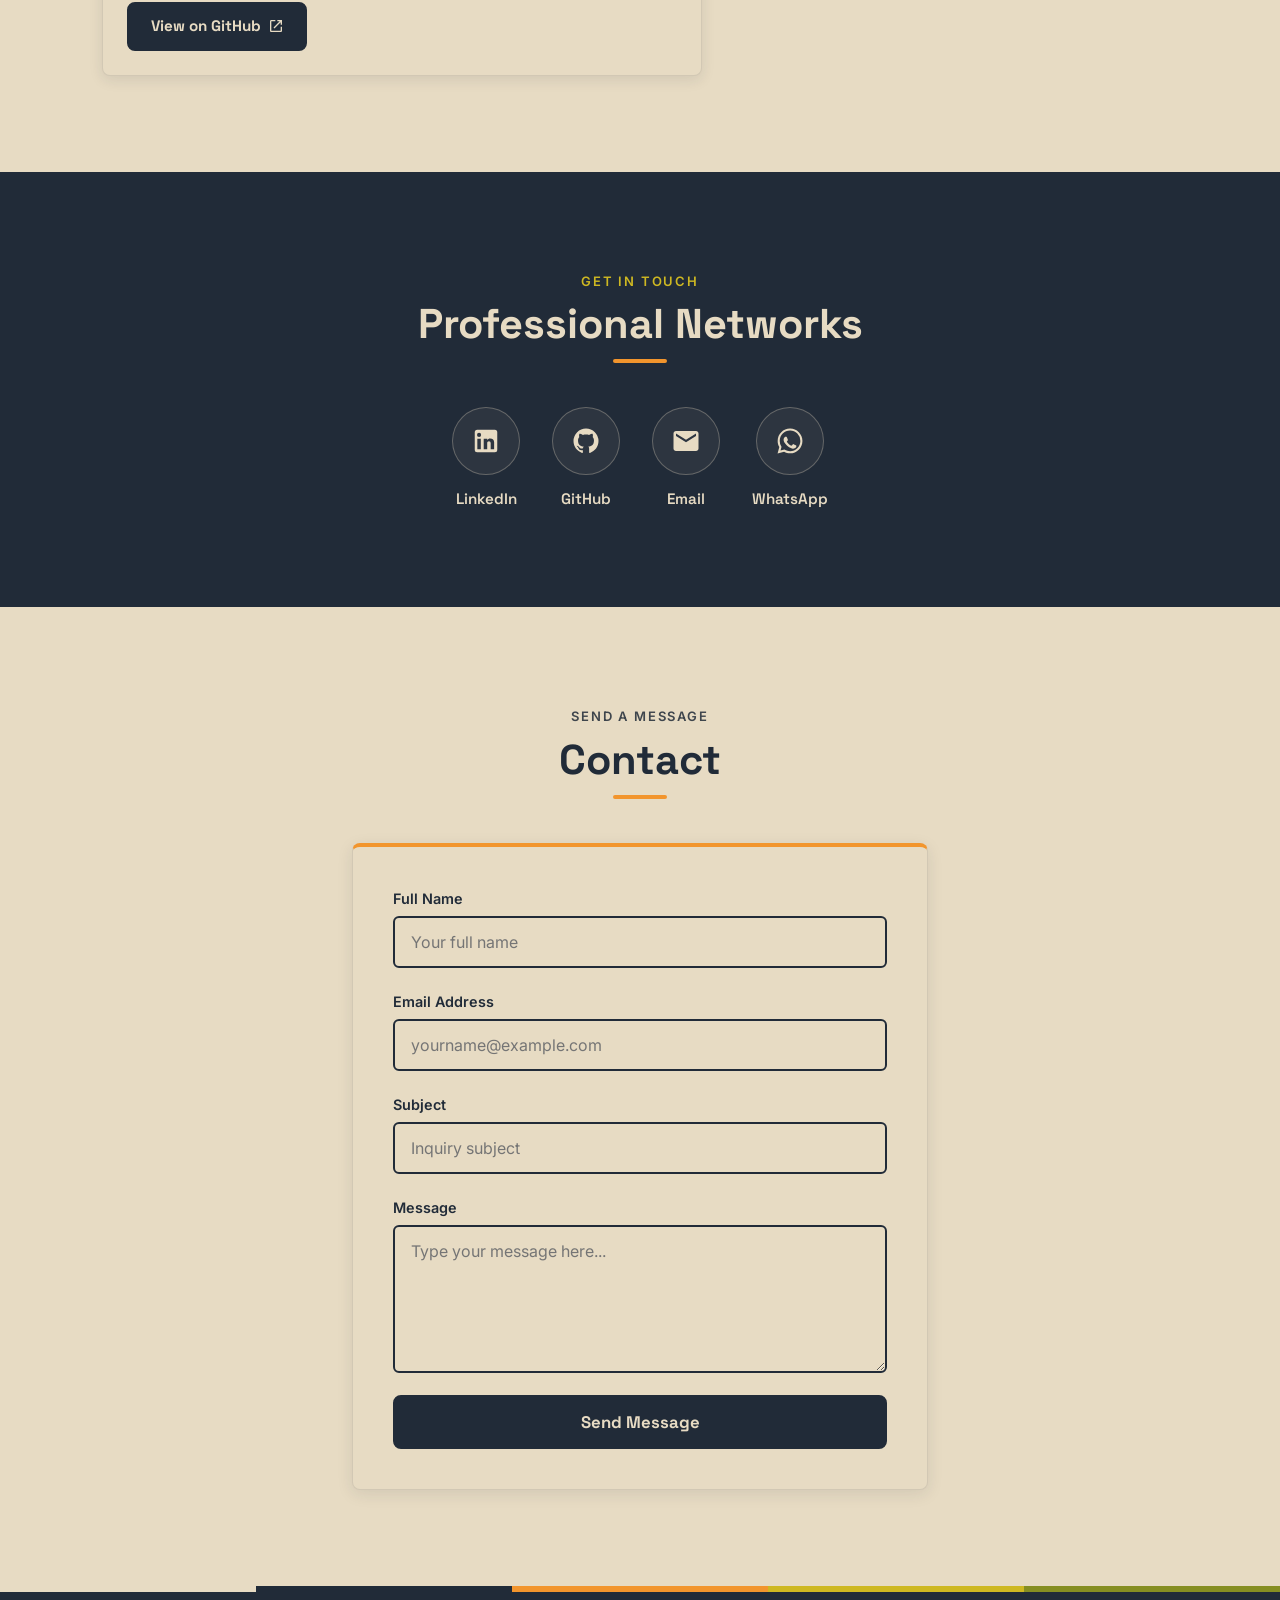
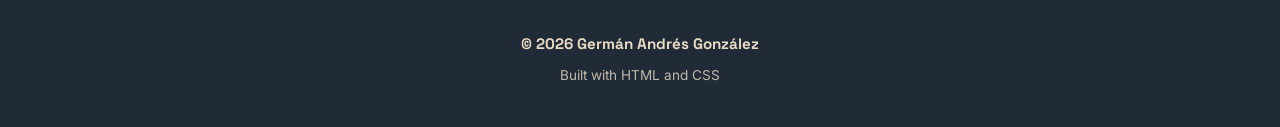
<file: en/index.html>
<!DOCTYPE html>
<html lang="en">
<head>
  <meta charset="UTF-8">
  <meta name="viewport" content="width=device-width, initial-scale=1.0">
  <title>Germán Andrés González | C# .NET & Python Developer</title>
  <meta name="description" content="Professional portfolio of Germán Andrés González. C# & .NET Backend Developer, Python & microcontroller programmer, with over 20 years of experience as a technical translator.">

  <!-- Cross hreflang links for bilingual support (SEO and accessibility) -->
  <link rel="alternate" hreflang="es" href="../index.html">
  <link rel="alternate" hreflang="en" href="index.html">

  <!-- Google Fonts: Space Grotesk (700) and Inter (400, 600) in a single request -->
  <link rel="preconnect" href="https://fonts.googleapis.com">
  <link rel="preconnect" href="https://fonts.gstatic.com" crossorigin>
  <link href="https://fonts.googleapis.com/css2?family=Inter:wght@400;600&family=Space+Grotesk:wght@700&display=swap" rel="stylesheet">

  <!-- Shared stylesheet with relative path -->
  <link rel="stylesheet" href="../css/styles.css">
</head>
<body>

  <!-- ========================================================================
       1. FIXED NAVIGATION BAR
       ======================================================================== -->
  <header class="site-header">
    <div class="header-inner container">
      <a href="#inicio" class="brand-logo" aria-label="Go to top">Germán Andrés González</a>

      <!-- CSS-only mobile hamburger menu (checkbox + label trick) -->
      <input type="checkbox" id="menu-toggle" class="menu-toggle" aria-label="Toggle navigation menu">
      <label for="menu-toggle" class="menu-button" aria-label="Toggle navigation">
        <span class="hamburger-bar"></span>
        <span class="hamburger-bar"></span>
        <span class="hamburger-bar"></span>
      </label>

      <nav class="site-nav" aria-label="Main navigation">
        <ul class="nav-list">
          <li><a href="#inicio" class="nav-link">Home</a></li>
          <li><a href="#sobre-mi" class="nav-link">About Me</a></li>
          <li><a href="#conocimientos" class="nav-link">Skills</a></li>
          <li><a href="#proyectos" class="nav-link">Projects</a></li>
          <li><a href="#redes" class="nav-link">Connect</a></li>
          <li><a href="#contacto" class="nav-link">Contact</a></li>
        </ul>

        <!-- Language switcher: EN active, ES as link to matching anchor -->
        <div class="lang-selector" aria-label="Language selector">
          <a href="../index.html#inicio" class="lang-item lang-link" lang="es" hreflang="es" aria-label="Switch to Spanish">
            <svg class="flag-icon" viewBox="0 0 768 512" aria-hidden="true" focusable="false">
              <rect width="768" height="512" fill="#74ACDF"/>
              <rect y="170.66" width="768" height="170.66" fill="#FFFFFF"/>
              <circle cx="384" cy="256" r="42" fill="#F6B40E"/>
            </svg>
            <span>ES</span>
          </a>
          <span class="lang-separator" aria-hidden="true">|</span>
          <span class="lang-item active" aria-current="true">
            <svg class="flag-icon" viewBox="0 0 768 512" aria-hidden="true" focusable="false">
              <rect width="768" height="512" fill="#B22234"/>
              <path d="M0,39.38h768v39.38H0zm0,78.77h768v39.38H0zm0,78.77h768v39.38H0zm0,78.77h768v39.38H0zm0,78.77h768v39.38H0zm0,78.77h768v39.38H0z" fill="#FFFFFF"/>
              <rect width="307.2" height="275.69" fill="#3C3B6E"/>
              <circle cx="153.6" cy="137.8" r="45" fill="#FFFFFF"/>
            </svg>
            <span>EN</span>
          </span>
        </div>
      </nav>
    </div>
  </header>

  <main>
    <!-- ======================================================================
         2. HERO SECTION (#inicio) - Dark Background
         ====================================================================== -->
    <section id="inicio" class="hero-section theme-dark">
      <div class="container hero-grid">
        <div class="hero-text">
          <h1 class="hero-name">Germán Andrés González</h1>
          <p class="hero-title">C# & Backend .NET Developer · Python & Microcontroller Programmer</p>
          <p class="hero-phrase">
            I am a technical translator with over 20 years of experience transitioning into software development.
            I blend linguistic precision with code logic to build clean, reliable, and thoroughly documented solutions.
          </p>
          <div class="hero-actions">
            <a href="#proyectos" class="btn btn-primary">View Projects</a>
            <a href="../cv/GermanAGonzalez-CV.pdf" class="btn btn-secondary" download="CV-German-Andres-Gonzalez-EN.pdf">Download CV</a>
          </div>
        </div>

        <div class="hero-visual">
          <div class="hero-image-wrapper">
            <!-- Profile picture placeholder with shifted solid orange backing block -->
            <img src="../img/foto-perfil.jpg" alt="Profile photo of Germán Andrés González" class="hero-img" width="320" height="320">
          </div>
        </div>
      </div>
    </section>

    <!-- ======================================================================
         3. ABOUT ME (#sobre-mi) - Cream Background
         ====================================================================== -->
    <section id="sobre-mi" class="section-padding theme-light">
      <div class="container">
        <header class="section-header">
          <span class="section-label">About Me</span>
          <h2 class="section-title">Background & Profile</h2>
        </header>

        <div class="about-text-group">
          <p class="about-paragraph">
            I am an English–Spanish professional translator with more than 20 years of experience and a software developer in training. Throughout my career, I have collaborated with clients across diverse countries and cultures, translating technical manuals, safety protocols, and industrial documentation for agricultural machinery and automotive enterprises. This journey has honed my eye for detail, clear communication, and adaptability to multidisciplinary teams.
          </p>
          <p class="about-paragraph">
            Currently, I am studying at UTN while building projects in Python, C#, C++, and databases, alongside microcontroller programming. While my developer journey is just getting started, my translation background is a strong asset: I am accustomed to demanding deadlines, adept at navigating bilingual technical documentation, and skilled at authoring clear documentation that ensures code is maintainable.
          </p>
          <p class="about-paragraph">
            I am driven by continuous learning and eager to contribute to teams where I can bring a meticulous, thoughtful, and communication-driven perspective.
          </p>
        </div>

        <!-- Quick Facts Cards -->
        <div class="quick-facts-grid">
          <article class="fact-card">
            <span class="fact-label">Location</span>
            <p class="fact-value">Junín, Buenos Aires, Argentina</p>
          </article>
          <article class="fact-card">
            <span class="fact-label">Languages</span>
            <p class="fact-value">English (C1) and Spanish (Native)</p>
          </article>
          <article class="fact-card">
            <span class="fact-label">Education</span>
            <p class="fact-value">Student, University Technician in Programming, UTN (National Technological University), since 2025</p>
          </article>
          <article class="fact-card">
            <span class="fact-label">Education</span>
            <p class="fact-value">Diploma in Python Programming, UTN (National Technological University), since 2025</p>
          </article>
          <article class="fact-card">
            <span class="fact-label">Current Experience</span>
            <p class="fact-value">Freelance Technical Translator (English–Spanish)</p>
          </article>
        </div>

        <!-- Reverse Chronological Timeline -->
        <h3 class="timeline-title">Work Experience & Education</h3>
        <div class="timeline">
          <div class="timeline-item">
            <h4 class="timeline-year">2025 – Present</h4>
            <p class="timeline-content">
              <strong>Programming Studies.</strong> University Technician in Programming and Diploma in Python Programming at UTN. Academic software projects in C#, C++, and Python.
            </p>
          </div>
          <div class="timeline-item">
            <h4 class="timeline-year">2003 – Present</h4>
            <p class="timeline-content">
              <strong>Freelance Technical Translator (English–Spanish).</strong> Translation of technical manuals, safety procedures, and industrial documentation for clients in the automotive and agricultural machinery sectors worldwide. High-quality deliverables on tight deadlines. Included academic and software-related materials (e.g., J2EE).
            </p>
          </div>
          <div class="timeline-item">
            <h4 class="timeline-year">2004 – 2008</h4>
            <p class="timeline-content">
              <strong>RZ Translations, In-house Translator (Full-time).</strong> Management of diverse translation projects, terminology management, and direct client communications.
            </p>
          </div>
          <div class="timeline-item">
            <h4 class="timeline-year">2004</h4>
            <p class="timeline-content">
              <strong>EstudioDiez.org, Translator & Marketing Specialist (La Plata).</strong> Short-term technical translations and collaboration with the marketing team on promotional and outreach campaigns.
            </p>
          </div>
        </div>
      </div>
    </section>

    <!-- ======================================================================
         4. SKILLS (#conocimientos) - Dark Background
         ====================================================================== -->
    <section id="conocimientos" class="section-padding theme-dark">
      <div class="container">
        <header class="section-header">
          <span class="section-label">Technical Skills</span>
          <h2 class="section-title">Knowledge & Tools</h2>
        </header>

        <div class="skills-grid">
          <!-- Category 1 -->
          <article class="skill-card">
            <h3 class="skill-category-title">Languages</h3>
            <div class="chips-container">
              <span class="chip">C#</span>
              <span class="chip">C++</span>
              <span class="chip">Python</span>
              <span class="chip">SQL</span>
            </div>
          </article>

          <!-- Category 2 -->
          <article class="skill-card">
            <h3 class="skill-category-title">Frameworks & Libraries</h3>
            <div class="chips-container">
              <span class="chip">.NET</span>
              <span class="chip">Windows Forms (WinForms)</span>
              <span class="chip">SFML</span>
              <span class="chip">Tkinter</span>
            </div>
          </article>

          <!-- Category 3 -->
          <article class="skill-card">
            <h3 class="skill-category-title">Databases</h3>
            <div class="chips-container">
              <span class="chip">SQL Server</span>
              <span class="chip">SQLite</span>
            </div>
          </article>

          <!-- Category 4 -->
          <article class="skill-card">
            <h3 class="skill-category-title">Microcontrollers</h3>
            <div class="chips-container">
              <span class="chip">Arduino</span>
              <span class="chip">ESP32</span>
              <span class="chip">C++</span>
              <span class="chip">MicroPython</span>
            </div>
          </article>

          <!-- Category 5 -->
          <article class="skill-card">
            <h3 class="skill-category-title">Tools & Documentation</h3>
            <div class="chips-container">
              <span class="chip">Git / GitHub</span>
              <span class="chip">Visual Studio</span>
              <span class="chip">Thonny</span>
              <span class="chip">Sphinx (Python documentation)</span>
            </div>
          </article>

          <!-- Category 6 -->
          <article class="skill-card">
            <h3 class="skill-category-title">Translation & Soft Skills</h3>
            <div class="chips-container">
              <span class="chip">Technical Translation EN↔ES</span>
              <span class="chip">CAT Tools</span>
              <span class="chip">Terminology Management</span>
              <span class="chip">International Communication</span>
              <span class="chip">Demanding Deadlines</span>
              <span class="chip">Attention to Detail</span>
            </div>
          </article>
        </div>
      </div>
    </section>

    <!-- ======================================================================
         5. PROJECTS (#proyectos) - Cream Background
         ====================================================================== -->
    <section id="proyectos" class="section-padding theme-light">
      <div class="container">
        <header class="section-header">
          <span class="section-label">Portfolio</span>
          <h2 class="section-title">Featured Projects</h2>
        </header>

        <!-- Featured Projects Grid (First two, prominent) -->
        <div class="projects-featured-grid">
          <!-- Project 1 -->
          <article class="project-card">
            <div class="project-image-box">
              <img src="../img/proyecto-1.jpg" alt="Preview of Article Catalog Management System" class="project-img" width="800" height="450" loading="lazy" decoding="async">
            </div>
            <div class="project-content">
              <h3 class="project-title">Article Catalog Management System</h3>
              <div class="project-meta-chips">
                <span class="chip">Desktop Application (Management)</span>
                <span class="chip">C# & Windows Forms</span>
                <span class="chip">Academic (Team Project)</span>
              </div>
              <p class="project-description">
                Robust, dynamic, and object-oriented desktop application designed for comprehensive article and catalog management.
              </p>
              <p class="project-role"><strong>Role:</strong> Programmer</p>
              <a href="https://github.com/GermanAndresGonzalez/tp-winform-equipo-e" target="_blank" rel="noopener noreferrer" class="project-btn" aria-label="View Article Catalog Management System on GitHub (opens in a new tab)">
                View on GitHub
                <svg viewBox="0 0 24 24" aria-hidden="true" focusable="false">
                  <path d="M14 3h7v7h-2V6.41l-9.29 9.3-1.42-1.42 9.3-9.29H14V3zM5 5h6V3H5c-1.1 0-2 .9-2 2v14c0 1.1.9 2 2 2h14c1.1 0 2-.9 2-2v-6h-2v6H5V5z"/>
                </svg>
              </a>
            </div>
          </article>

          <!-- Project 2 -->
          <article class="project-card">
            <div class="project-image-box">
              <img src="../img/proyecto-2.jpg" alt="Screenshot of The Depths of Eryndor RPG game" class="project-img" width="800" height="450" loading="lazy" decoding="async">
            </div>
            <div class="project-content">
              <h3 class="project-title">The Depths of Eryndor</h3>
              <div class="project-meta-chips">
                <span class="chip">Video Game (RPG)</span>
                <span class="chip">SFML 2.5.1 (C++)</span>
                <span class="chip">Academic</span>
              </div>
              <p class="project-description">
                Role-playing game (RPG) developed entirely in C++ utilizing the SFML 2.5.1 multimedia library.
              </p>
              <p class="project-role"><strong>Role:</strong> Programmer</p>
              <a href="https://github.com/GermanAndresGonzalez/Eryndorv02" target="_blank" rel="noopener noreferrer" class="project-btn" aria-label="View The Depths of Eryndor on GitHub (opens in a new tab)">
                View on GitHub
                <svg viewBox="0 0 24 24" aria-hidden="true" focusable="false">
                  <path d="M14 3h7v7h-2V6.41l-9.29 9.3-1.42-1.42 9.3-9.29H14V3zM5 5h6V3H5c-1.1 0-2 .9-2 2v14c0 1.1.9 2 2 2h14c1.1 0 2-.9 2-2v-6h-2v6H5V5z"/>
                </svg>
              </a>
            </div>
          </article>
        </div>

        <!-- Third Project under "Other Projects" -->
        <div class="projects-other-header">
          <h3 class="projects-other-title">Other Projects</h3>
        </div>
        <div class="projects-other-grid">
          <!-- Project 3 -->
          <article class="project-card">
            <div class="project-image-box">
              <img src="../img/proyecto-3.jpg" alt="Screenshot of Clients desktop administration application in Python" class="project-img" width="800" height="450" loading="lazy" decoding="async">
            </div>
            <div class="project-content">
              <h3 class="project-title">Clients</h3>
              <div class="project-meta-chips">
                <span class="chip">Desktop Application (Administration)</span>
                <span class="chip">Python & Tkinter</span>
                <span class="chip">Academic (Diploma in Python Programming)</span>
              </div>
              <p class="project-description">
                Desktop application for customer administration integrated with database persistence in Python.
              </p>
              <p class="project-role"><strong>Role:</strong> Programmer</p>
              <a href="https://github.com/GermanAndresGonzalez/Diplo_Clientes_2" target="_blank" rel="noopener noreferrer" class="project-btn" aria-label="View Clients on GitHub (opens in a new tab)">
                View on GitHub
                <svg viewBox="0 0 24 24" aria-hidden="true" focusable="false">
                  <path d="M14 3h7v7h-2V6.41l-9.29 9.3-1.42-1.42 9.3-9.29H14V3zM5 5h6V3H5c-1.1 0-2 .9-2 2v14c0 1.1.9 2 2 2h14c1.1 0 2-.9 2-2v-6h-2v6H5V5z"/>
                </svg>
              </a>
            </div>
          </article>
        </div>
      </div>
    </section>

    <!-- ======================================================================
         6. SOCIAL CONNECT (#redes) - Dark Background
         ====================================================================== -->
    <section id="redes" class="section-padding theme-dark">
      <div class="container">
        <header class="section-header text-center">
          <span class="section-label">Get in Touch</span>
          <h2 class="section-title">Professional Networks</h2>
        </header>

        <div class="social-list">
          <!-- LinkedIn -->
          <a href="https://www.linkedin.com/in/german-andres-gonzalez/" target="_blank" rel="noopener noreferrer" class="social-item" aria-label="LinkedIn profile of Germán Andrés González (opens in a new tab)">
            <span class="social-icon-circle">
              <svg viewBox="0 0 24 24" aria-hidden="true" focusable="false">
                <path d="M19 3a2 2 0 0 1 2 2v14a2 2 0 0 1-2 2H5a2 2 0 0 1-2-2V5a2 2 0 0 1 2-2h14m-.5 15.5v-5.3a3.26 3.26 0 0 0-3.26-3.26c-.85 0-1.84.52-2.28 1.3v-1.11h-2.79v8.37h2.79v-4.93c0-.77.62-1.4 1.39-1.4a1.4 1.4 0 0 1 1.4 1.4v4.93h2.75M6.46 8.76a1.64 1.64 0 0 0 0-3.28 1.64 1.64 0 0 0 0 3.28m1.39 9.74v-8.37H5.07v8.37h2.78z"/>
              </svg>
            </span>
            <span>LinkedIn</span>
          </a>

          <!-- GitHub -->
          <a href="https://github.com/GermanAndresGonzalez" target="_blank" rel="noopener noreferrer" class="social-item" aria-label="GitHub profile of Germán Andrés González (opens in a new tab)">
            <span class="social-icon-circle">
              <svg viewBox="0 0 24 24" aria-hidden="true" focusable="false">
                <path d="M12 2A10 10 0 0 0 2 12c0 4.42 2.87 8.17 6.84 9.5.5.08.66-.23.66-.5v-1.69c-2.77.6-3.36-1.34-3.36-1.34-.46-1.16-1.11-1.47-1.11-1.47-.91-.62.07-.6.07-.6 1 .07 1.53 1.03 1.53 1.03.87 1.52 2.34 1.07 2.91.83.1-.65.35-1.09.63-1.34-2.22-.25-4.55-1.11-4.55-4.92 0-1.11.38-2 1.03-2.71-.1-.25-.45-1.29.1-2.64 0 0 .84-.27 2.75 1.02.79-.22 1.65-.33 2.5-.33.85 0 1.71.11 2.5.33 1.91-1.29 2.75-1.02 2.75-1.02.55 1.35.2 2.39.1 2.64.65.71 1.03 1.6 1.03 2.71 0 3.82-2.34 4.66-4.57 4.91.36.31.69.92.69 1.85V21c0 .27.16.59.67.5C19.14 20.16 22 16.42 22 12A10 10 0 0 0 12 2z"/>
              </svg>
            </span>
            <span>GitHub</span>
          </a>

          <!-- Email -->
          <a href="https://linkly.link/2ucmy" class="social-item" aria-label="Send email to Germán Andrés González">
            <span class="social-icon-circle">
              <svg viewBox="0 0 24 24" aria-hidden="true" focusable="false">
                <path d="M20 4H4c-1.1 0-1.99.9-1.99 2L2 18c0 1.1.9 2 2 2h16c1.1 0 2-.9 2-2V6c0-1.1-.9-2-2-2zm0 4-8 5-8-5V6l8 5 8-5v2z"/>
              </svg>
            </span>
            <span>Email</span>
          </a>

          <!-- WhatsApp (Rule: phone number must NOT be visible in text or alt/aria-label) -->
          <a href="https://linkly.link/2uc2s" target="_blank" rel="noopener noreferrer" class="social-item" aria-label="Chat on WhatsApp (opens in a new tab)">
            <span class="social-icon-circle">
              <svg viewBox="0 0 24 24" aria-hidden="true" focusable="false">
                <path d="M12.04 2c-5.46 0-9.91 4.45-9.91 9.91 0 1.75.46 3.45 1.32 4.95L2.05 22l5.25-1.38c1.45.79 3.08 1.21 4.74 1.21 5.46 0 9.91-4.45 9.91-9.91 0-2.65-1.03-5.14-2.9-7.01A9.816 9.816 0 0 0 12.04 2m.01 1.67c2.2 0 4.26.86 5.82 2.42a8.225 8.225 0 0 1 2.41 5.83c0 4.54-3.7 8.24-8.24 8.24-1.48 0-2.93-.4-4.2-1.15l-.3-.18-3.12.82.83-3.04-.2-.31a8.196 8.196 0 0 1-1.26-4.38c0-4.54 3.7-8.24 8.24-8.24m4.52 11.66c-.25-.13-1.47-.72-1.7-.81-.23-.08-.39-.13-.56.13-.17.25-.64.81-.79.97-.14.17-.29.19-.54.06-.25-.13-1.06-.39-2.02-1.25-.75-.67-1.26-1.5-1.41-1.75-.15-.25-.02-.39.11-.51.11-.11.25-.29.37-.44.13-.14.17-.25.25-.42.08-.17.04-.31-.02-.44-.06-.13-.56-1.35-.77-1.85-.2-.49-.41-.42-.56-.43h-.48c-.17 0-.44.06-.67.31-.23.25-.88.86-.88 2.1 0 1.24.9 2.44 1.03 2.61.13.17 1.78 2.72 4.31 3.81.6.26 1.07.42 1.44.54.61.19 1.16.17 1.6.1.49-.07 1.47-.6 1.68-1.18.21-.58.21-1.07.15-1.18-.07-.12-.23-.19-.48-.32z"/>
              </svg>
            </span>
            <span>WhatsApp</span>
          </a>
        </div>
      </div>
    </section>

    <!-- ======================================================================
         7. CONTACT FORM (#contacto) - Cream Background
         ====================================================================== -->
    <section id="contacto" class="section-padding theme-light">
      <div class="container contact-container">
        <header class="section-header text-center">
          <span class="section-label">Send a Message</span>
          <h2 class="section-title">Contact</h2>
        </header>

        <div class="contact-card">
          <!-- Formspree form without JS using POST method -->
          <form action="https://formspree.io/f/mwlpdadp" method="POST" class="contact-form">
            
            <div class="form-group">
              <label for="nombre" class="form-label">Full Name</label>
              <input type="text" id="nombre" name="name" class="form-input" required placeholder="Your full name">
            </div>

            <div class="form-group">
              <label for="email" class="form-label">Email Address</label>
              <input type="email" id="email" name="_replyto" class="form-input" required placeholder="yourname@example.com">
            </div>

            <div class="form-group">
              <label for="asunto" class="form-label">Subject</label>
              <input type="text" id="asunto" name="_subject" class="form-input" required placeholder="Inquiry subject">
            </div>

            <div class="form-group">
              <label for="mensaje" class="form-label">Message</label>
              <textarea id="mensaje" name="message" class="form-textarea" rows="5" required placeholder="Type your message here..."></textarea>
            </div>

            <!-- Anti-spam Honeypot field for Formspree:
                 Hidden with CSS (not type="hidden") and marked aria-hidden="true" so screen readers ignore it.
                 Spam bots fill this field in and Formspree automatically drops the submission. -->
            <div class="form-honeypot" aria-hidden="true">
              <label for="_gotcha">Leave this field blank</label>
              <input type="text" name="_gotcha" id="_gotcha" tabindex="-1" autocomplete="off">
            </div>

            <button type="submit" class="contact-submit-btn">Send Message</button>
          </form>
        </div>
      </div>
    </section>
  </main>

  <!-- ========================================================================
       FOOTER
       ======================================================================== -->
  <footer class="site-footer">
    <!-- 6px decorative bar featuring the 5 palette colors -->
    <div class="footer-palette-bar" aria-hidden="true"></div>

    <div class="container footer-content">
      <p class="footer-copy">© 2026 Germán Andrés González</p>
      <p class="footer-credit">Built with HTML and CSS</p>
    </div>
  </footer>

  <!-- Synchronization of the language switch anchor with current visible section -->
  <script>
    (function() {
      function syncLangHash() {
        var hash = window.location.hash || '#inicio';
        var langLink = document.querySelector('.lang-link');
        if (langLink) {
          var base = langLink.getAttribute('href').split('#')[0];
          langLink.setAttribute('href', base + hash);
        }
      }
      window.addEventListener('hashchange', syncLangHash);
      window.addEventListener('DOMContentLoaded', syncLangHash);
      var navLinks = document.querySelectorAll('.nav-link');
      for (var i = 0; i < navLinks.length; i++) {
        navLinks[i].addEventListener('click', function() {
          setTimeout(syncLangHash, 50);
        });
      }
    })();
  </script>

  <!-- Cierra el menú móvil al tocar un enlace -->
  <script>
    (function() {
      var toggle = document.getElementById('menu-toggle');
      var links = document.querySelectorAll('.site-nav a');
      for (var i = 0; i < links.length; i++) {
        links[i].addEventListener('click', function() { toggle.checked = false; });
      }
    })();
  </script>
</body>
</html>
</file>
<file: css/styles.css>
/* ==========================================================================
   PORTFOLIO PERSONAL - GERMÁN ANDRÉS GONZÁLEZ
   Hoja de estilos compartida (Español / English)
   Paleta estricta: 5 colores exclusivos sin blanco, negro puro ni grises.
   ========================================================================== */

/* --------------------------------------------------------------------------
   1. VARIABLES CSS (PALETA EXCLUSIVA Y CONFIGURACIÓN)
   -------------------------------------------------------------------------- */
:root {
  /* 5 colores oficiales del diseño */
  --color-crema: #E7DBC3;
  --color-oscuro: #212B38;
  --color-naranja: #F2952D;
  --color-mostaza: #CEB822;
  --color-oliva: #868E22;

  /* Variantes con transparencia (rgba) de los mismos 5 colores */
  --color-crema-trans-06: rgba(231, 219, 195, 0.06);
  --color-crema-trans-15: rgba(231, 219, 195, 0.15);
  --color-crema-trans-30: rgba(231, 219, 195, 0.30);
  --color-crema-trans-80: rgba(231, 219, 195, 0.80);

  --color-oscuro-trans-05: rgba(33, 43, 56, 0.05);
  --color-oscuro-trans-10: rgba(33, 43, 56, 0.10);
  --color-oscuro-trans-20: rgba(33, 43, 56, 0.20);
  --color-oscuro-trans-80: rgba(33, 43, 56, 0.80);

  --color-naranja-trans-20: rgba(242, 149, 45, 0.20);
  --color-naranja-trans-40: rgba(242, 149, 45, 0.40);

  --color-oliva-trans-20: rgba(134, 142, 34, 0.20);

  /* Tipografías con fuentes del sistema como respaldo */
  --font-heading: 'Space Grotesk', system-ui, -apple-system, BlinkMacSystemFont, 'Segoe UI', Roboto, sans-serif;
  --font-body: 'Inter', system-ui, -apple-system, BlinkMacSystemFont, 'Segoe UI', Roboto, sans-serif;

  /* Dimensiones y radios geométricos consistentes (6-8px) */
  --border-radius-sm: 6px;
  --border-radius: 8px;
  --header-height: 72px;

  /* Transiciones discretas (150-250ms) */
  --transition-fast: 150ms ease;
  --transition-normal: 200ms ease;
}

/* --------------------------------------------------------------------------
   2. RESET Y ESTILOS BASE
   -------------------------------------------------------------------------- */
*,
*::before,
*::after {
  box-sizing: border-box;
  margin: 0;
  padding: 0;
}

html {
  scroll-behavior: smooth;
  scroll-padding-top: var(--header-height);
}

body {
  font-family: var(--font-body);
  font-weight: 400;
  line-height: 1.6;
  background-color: var(--color-oscuro);
  color: var(--color-crema);
  -webkit-font-smoothing: antialiased;
  overflow-x: clip; /* clip (no hidden) para no romper position: sticky */
}

img {
  max-width: 100%;
  height: auto;
  display: block;
}

/* Accesibilidad: Foco visible según fondo */
:focus {
  outline: none;
}

:focus-visible {
  outline: 2px solid var(--color-naranja);
  outline-offset: 3px;
}

.theme-light :focus-visible {
  outline: 3px solid var(--color-oscuro);
  outline-offset: 2px;
  box-shadow: 0 0 0 4px var(--color-naranja);
}

/* Respeto de preferencias de movimiento reducido */
@media (prefers-reduced-motion: reduce) {
  html {
    scroll-behavior: auto;
  }

  *,
  *::before,
  *::after {
    animation-duration: 0.01ms !important;
    animation-iteration-count: 1 !important;
    transition-duration: 0.01ms !important;
    scroll-behavior: auto !important;
  }
}

/* Enlaces generales */
a {
  color: inherit;
  text-decoration: none;
}

/* Enlaces de texto dentro de secciones claras */
.theme-light a.text-link {
  color: var(--color-oscuro);
  text-decoration: underline;
  text-decoration-color: var(--color-naranja);
  text-decoration-thickness: 2px;
  text-underline-offset: 3px;
  transition: color var(--transition-fast);
}

.theme-light a.text-link:hover {
  color: var(--color-naranja);
}

/* --------------------------------------------------------------------------
   3. ESTRUCTURA Y RITMO VISUAL
   -------------------------------------------------------------------------- */
.container {
  width: 100%;
  max-width: 1140px;
  margin-left: auto;
  margin-right: auto;
  padding-left: 1.25rem;
  padding-right: 1.25rem;
}

@media (min-width: 768px) {
  .container {
    padding-left: 2rem;
    padding-right: 2rem;
  }
}

.section-padding {
  padding-top: 4.5rem;
  padding-bottom: 4.5rem;
}

@media (min-width: 768px) {
  .section-padding {
    padding-top: 6rem;
    padding-bottom: 6rem;
  }
}

/* Secciones oscuras y claras alternadas */
.theme-dark {
  background-color: var(--color-oscuro);
  color: var(--color-crema);
}

.theme-light {
  background-color: var(--color-crema);
  color: var(--color-oscuro);
}

/* Encabezados de sección reutilizables */
.section-header {
  margin-bottom: 2.75rem;
}

.section-header.text-center {
  text-align: center;
}

.section-label {
  display: inline-block;
  font-family: var(--font-body);
  font-size: 0.8125rem;
  font-weight: 600;
  text-transform: uppercase;
  letter-spacing: 0.14em;
  margin-bottom: 0.5rem;
}

.theme-dark .section-label {
  color: var(--color-mostaza);
}

.theme-light .section-label {
  color: var(--color-oscuro);
  opacity: 0.85;
}

.section-title {
  font-family: var(--font-heading);
  font-size: clamp(1.85rem, 3.5vw, 2.6rem);
  font-weight: 700;
  line-height: 1.2;
  position: relative;
  padding-bottom: 0.85rem;
}

.theme-dark .section-title {
  color: var(--color-crema);
}

.theme-light .section-title {
  color: var(--color-oscuro);
}

/* Barra decorativa corta bajo el título de sección */
.section-title::after {
  content: "";
  position: absolute;
  bottom: 0;
  left: 0;
  width: 54px;
  height: 4px;
  background-color: var(--color-naranja);
  border-radius: var(--border-radius-sm);
}

.section-header.text-center .section-title::after {
  left: 50%;
  transform: translateX(-50%);
}

/* --------------------------------------------------------------------------
   4. MENÚ DE NAVEGACIÓN Y SELECTOR DE IDIOMA
   -------------------------------------------------------------------------- */
.site-header {
  position: sticky;
  top: 0;
  z-index: 1000;
  background-color: var(--color-oscuro);
  border-bottom: 1px solid var(--color-naranja);
  height: var(--header-height);
}

.header-inner {
  display: flex;
  align-items: center;
  justify-content: space-between;
  height: 100%;
  gap: 1rem;
  position: relative;
}

.brand-logo {
  font-family: var(--font-heading);
  font-size: clamp(1rem, 4.5vw, 1.15rem);
  font-weight: 700;
  color: var(--color-crema);
  text-decoration: none;
  white-space: nowrap;
  overflow: hidden;
  text-overflow: ellipsis;
}

/* Checkbox invisible para menú hamburguesa en mobile (CSS only) */
.menu-toggle {
  position: absolute;
  opacity: 0;
  width: 1px;
  height: 1px;
  margin: -1px;
  overflow: hidden;
  clip: rect(0, 0, 0, 0);
  pointer-events: none;
}

/* Botón hamburguesa (label interactivo) */
.menu-button {
  display: flex;
  flex-direction: column;
  justify-content: space-between;
  width: 30px;
  height: 22px;
  cursor: pointer;
  z-index: 1001;
  flex-shrink: 0;
}

.hamburger-bar {
  display: block;
  width: 100%;
  height: 3px;
  background-color: var(--color-crema);
  border-radius: 2px;
  transition: transform var(--transition-normal), opacity var(--transition-normal);
}

/* Foco visible del menú hamburguesa para navegación con teclado */
.menu-toggle:focus-visible ~ .menu-button {
  outline: 2px solid var(--color-naranja);
  outline-offset: 4px;
  border-radius: 2px;
}

/* Animación a cruz cuando el checkbox está activo */
.menu-toggle:checked ~ .menu-button .hamburger-bar:nth-child(1) {
  transform: translateY(9.5px) rotate(45deg);
}

.menu-toggle:checked ~ .menu-button .hamburger-bar:nth-child(2) {
  opacity: 0;
}

.menu-toggle:checked ~ .menu-button .hamburger-bar:nth-child(3) {
  transform: translateY(-9.5px) rotate(-45deg);
}

/* Navegación y selector */
.site-nav {
  display: none;
  flex-direction: column;
  position: absolute;
  top: var(--header-height);
  left: 0;
  right: 0;
  background-color: var(--color-oscuro);
  border-bottom: 2px solid var(--color-naranja);
  padding: 1.5rem 1.25rem 2rem;
  gap: 1.25rem;
  box-shadow: 0 10px 25px var(--color-oscuro-trans-80);
}

.menu-toggle:checked ~ .site-nav {
  display: flex;
}

.nav-list {
  list-style: none;
  display: flex;
  flex-direction: column;
  gap: 1rem;
}

.nav-link {
  font-family: var(--font-body);
  font-size: 1rem;
  font-weight: 600;
  color: var(--color-crema);
  text-decoration: none;
  position: relative;
  display: inline-block;
  padding-bottom: 3px;
  transition: color var(--transition-fast);
}

.nav-link::after {
  content: "";
  position: absolute;
  bottom: 0;
  left: 0;
  width: 0;
  height: 2px;
  background-color: var(--color-naranja);
  transition: width var(--transition-normal);
}

.nav-link:hover::after,
.nav-link.active::after {
  width: 100%;
}

.nav-link:hover {
  color: var(--color-naranja);
}

/* Selector de idioma ES | EN */
.lang-selector {
  display: inline-flex;
  align-items: center;
  gap: 0.4rem;
  font-family: var(--font-heading);
  font-size: 0.9rem;
  font-weight: 700;
  padding-top: 0.5rem;
  border-top: 1px solid var(--color-crema-trans-15);
}

.lang-item {
  display: inline-flex;
  align-items: center;
  gap: 0.35rem;
  color: var(--color-crema-trans-80);
  text-decoration: none;
  padding: 0.2rem 0.35rem;
  border-radius: var(--border-radius-sm);
  transition: color var(--transition-fast);
}

.lang-item.active {
  color: var(--color-crema);
  border-bottom: 2px solid var(--color-naranja);
}

a.lang-item:hover {
  color: var(--color-naranja);
}

.lang-separator {
  color: var(--color-crema-trans-30);
  font-weight: 400;
}

.flag-icon {
  width: 18px;
  height: 12px;
  border-radius: 2px;
  display: inline-block;
  vertical-align: middle;
}

/* Versión de escritorio para el menú */
@media (min-width: 920px) {
  .menu-button {
    display: none;
  }

  .site-nav {
    display: flex;
    flex-direction: row;
    position: static;
    background-color: transparent;
    border-bottom: none;
    padding: 0;
    align-items: center;
    gap: 2rem;
    box-shadow: none;
  }

  .nav-list {
    flex-direction: row;
    gap: 1.5rem;
  }

  .lang-selector {
    padding-top: 0;
    border-top: none;
    border-left: 1px solid var(--color-crema-trans-15);
    padding-left: 1rem;
    margin-left: 0.5rem;
  }
}

/* --------------------------------------------------------------------------
   5. SECCIÓN 1: PRESENTACIÓN INICIAL (HERO - #inicio)
   -------------------------------------------------------------------------- */
.hero-section {
  min-height: clamp(520px, 80vh, 750px);
  display: flex;
  align-items: center;
  padding-top: 3rem;
  padding-bottom: 4rem;
}

.hero-grid {
  display: grid;
  grid-template-columns: minmax(0, 1fr);
  gap: 2.5rem;
  align-items: center;
}

/* En celular la foto va primero */
.hero-visual {
  order: -1;
  display: flex;
  justify-content: center;
  width: 100%;
}

.hero-image-wrapper {
  position: relative;
  width: 240px;
  max-width: calc(100% - 32px);
  margin-right: 16px;
  margin-bottom: 16px;
}

/* Bloque sólido naranja desplazado 16px detrás de la foto */
.hero-image-wrapper::before {
  content: "";
  position: absolute;
  top: 16px;
  left: 16px;
  width: 100%;
  height: 100%;
  background-color: var(--color-naranja);
  border-radius: var(--border-radius);
  z-index: 1;
}

.hero-img {
  position: relative;
  z-index: 2;
  width: 100%;
  aspect-ratio: 1 / 1;
  object-fit: cover;
  object-position: center 15%;
  border-radius: var(--border-radius);
  background-color: var(--color-oliva);
  border: 2px solid var(--color-crema-trans-15);
}

.hero-text {
  text-align: left;
  min-width: 0;
}

.hero-name {
  font-family: var(--font-heading);
  font-size: clamp(2rem, 6vw, 3.5rem);
  font-weight: 700;
  line-height: 1.15;
  color: var(--color-crema);
  margin-bottom: 0.75rem;
  word-wrap: break-word;
  overflow-wrap: break-word;
}

.hero-title {
  font-family: var(--font-heading);
  font-size: clamp(1.05rem, 2.2vw, 1.4rem);
  font-weight: 700;
  color: var(--color-mostaza);
  line-height: 1.4;
  margin-bottom: 1.5rem;
}

.hero-phrase {
  font-size: 1.05rem;
  line-height: 1.7;
  color: var(--color-crema);
  max-width: 620px;
  margin-bottom: 2.25rem;
}

.hero-actions {
  display: flex;
  flex-direction: column;
  gap: 0.85rem;
}

@media (min-width: 480px) {
  .hero-actions {
    flex-direction: row;
    flex-wrap: wrap;
    gap: 1rem;
  }
}

/* Botones */
.btn {
  display: inline-flex;
  align-items: center;
  justify-content: center;
  gap: 0.5rem;
  font-family: var(--font-heading);
  font-size: 1rem;
  font-weight: 700;
  padding: 0.85rem 1.75rem;
  border-radius: var(--border-radius);
  text-decoration: none;
  cursor: pointer;
  transition: background-color var(--transition-normal), color var(--transition-normal), border-color var(--transition-normal), transform var(--transition-normal), box-shadow var(--transition-normal);
}

/* Botón principal: fondo naranja con texto oscuro */
.btn-primary {
  background-color: var(--color-naranja);
  color: var(--color-oscuro);
  border: 2px solid var(--color-naranja);
}

.btn-primary:hover {
  background-color: var(--color-mostaza);
  border-color: var(--color-mostaza);
  color: var(--color-oscuro);
  transform: translateY(-2px);
  box-shadow: 0 6px 16px var(--color-naranja-trans-20);
}

/* Botón secundario: borde crema, texto crema; hover fondo crema con texto oscuro */
.btn-secondary {
  background-color: transparent;
  color: var(--color-crema);
  border: 2px solid var(--color-crema);
}

.btn-secondary:hover {
  background-color: var(--color-crema);
  color: var(--color-oscuro);
  transform: translateY(-2px);
  box-shadow: 0 6px 16px var(--color-oscuro-trans-20);
}

/* Escritorio: Hero en 2 columnas */
@media (min-width: 900px) {
  .hero-grid {
    grid-template-columns: 1.2fr 0.8fr;
    gap: 3.5rem;
  }

  .hero-visual {
    order: 1;
    justify-content: flex-end;
  }

  .hero-image-wrapper {
    width: 320px;
  }
}

/* --------------------------------------------------------------------------
   6. SECCIÓN 2: SOBRE MÍ (#sobre-mi)
   -------------------------------------------------------------------------- */
.about-text-group {
  margin-bottom: 3rem;
}

.about-paragraph {
  font-size: 1.05rem;
  line-height: 1.75;
  color: var(--color-oscuro);
  margin-bottom: 1.25rem;
}

.about-paragraph:last-child {
  margin-bottom: 0;
}

/* Cuadrícula de datos rápidos: 1 columna en celular, 2 en escritorio */
.quick-facts-grid {
  display: grid;
  grid-template-columns: 1fr;
  gap: 1.25rem;
  margin-bottom: 3.5rem;
}

@media (min-width: 680px) {
  .quick-facts-grid {
    grid-template-columns: repeat(2, 1fr);
  }
}

.fact-card {
  background-color: var(--color-crema);
  border: 1px solid var(--color-oscuro-trans-10);
  border-top: 4px solid var(--color-naranja);
  border-radius: var(--border-radius);
  padding: 1.25rem 1.5rem;
  box-shadow: 0 4px 12px var(--color-oscuro-trans-05);
  transition: transform var(--transition-normal), box-shadow var(--transition-normal);
}

.fact-card:hover {
  transform: translateY(-2px);
  box-shadow: 0 6px 16px var(--color-oscuro-trans-10);
}

.fact-label {
  display: block;
  font-size: 0.75rem;
  font-weight: 600;
  text-transform: uppercase;
  letter-spacing: 0.12em;
  color: var(--color-oscuro);
  opacity: 0.8;
  margin-bottom: 0.35rem;
}

.fact-value {
  font-size: 1.05rem;
  font-weight: 600;
  color: var(--color-oscuro);
  line-height: 1.4;
}

/* Timeline breve de experiencia */
.timeline-title {
  font-family: var(--font-heading);
  font-size: 1.4rem;
  font-weight: 700;
  color: var(--color-oscuro);
  margin-bottom: 1.75rem;
}

.timeline {
  position: relative;
  padding-left: 1.75rem;
  margin-left: 0.5rem;
}

/* Línea vertical en oliva */
.timeline::before {
  content: "";
  position: absolute;
  top: 0.5rem;
  bottom: 0.5rem;
  left: 0;
  width: 3px;
  background-color: var(--color-oliva);
  border-radius: 2px;
}

.timeline-item {
  position: relative;
  margin-bottom: 2rem;
}

.timeline-item:last-child {
  margin-bottom: 0;
}

/* Punto del timeline en mostaza/naranja */
.timeline-item::before {
  content: "";
  position: absolute;
  top: 0.35rem;
  left: -1.75rem;
  transform: translateX(-4.5px);
  width: 12px;
  height: 12px;
  background-color: var(--color-mostaza);
  border: 2px solid var(--color-oscuro);
  border-radius: 50%;
  z-index: 2;
}

.timeline-item:nth-child(even)::before {
  background-color: var(--color-naranja);
}

.timeline-year {
  font-family: var(--font-heading);
  font-size: 1.05rem;
  font-weight: 700;
  color: var(--color-oscuro);
  margin-bottom: 0.25rem;
}

.timeline-content {
  font-size: 0.95rem;
  line-height: 1.6;
  color: var(--color-oscuro);
}

/* --------------------------------------------------------------------------
   7. SECCIÓN 3: CONOCIMIENTOS (#conocimientos)
   -------------------------------------------------------------------------- */
.skills-grid {
  display: grid;
  grid-template-columns: 1fr;
  gap: 1.5rem;
}

@media (min-width: 640px) {
  .skills-grid {
    grid-template-columns: repeat(2, 1fr);
  }
}

@media (min-width: 1024px) {
  .skills-grid {
    grid-template-columns: repeat(3, 1fr);
  }
}

/* Tarjeta en sección oscura */
.skill-card {
  background-color: var(--color-crema-trans-06);
  border: 1px solid var(--color-crema-trans-15);
  border-radius: var(--border-radius);
  padding: 1.5rem;
  display: flex;
  flex-direction: column;
  transition: transform var(--transition-normal), border-color var(--transition-normal);
}

.skill-card:hover {
  transform: translateY(-3px);
  border-color: var(--color-crema-trans-30);
}

.skill-category-title {
  font-family: var(--font-heading);
  font-size: 1.2rem;
  font-weight: 700;
  color: var(--color-naranja);
  margin-bottom: 1.1rem;
  line-height: 1.3;
}

.chips-container {
  display: flex;
  flex-wrap: wrap;
  gap: 0.5rem;
}

/* Chips: fondo mostaza con texto oscuro */
.chip {
  display: inline-flex;
  align-items: center;
  background-color: var(--color-mostaza);
  color: var(--color-oscuro);
  font-family: var(--font-body);
  font-size: 0.85rem;
  font-weight: 600;
  padding: 0.35rem 0.75rem;
  border-radius: var(--border-radius-sm);
  line-height: 1.3;
  transition: transform var(--transition-fast);
}

.chip:hover {
  transform: scale(1.04);
}

/* --------------------------------------------------------------------------
   8. SECCIÓN 4: PROYECTOS (#proyectos)
   -------------------------------------------------------------------------- */
.projects-featured-grid {
  display: grid;
  grid-template-columns: 1fr;
  gap: 2rem;
  margin-bottom: 3.5rem;
}

@media (min-width: 820px) {
  .projects-featured-grid {
    grid-template-columns: repeat(2, 1fr);
  }
}

.projects-other-header {
  margin-bottom: 1.75rem;
}

.projects-other-title {
  font-family: var(--font-heading);
  font-size: 1.5rem;
  font-weight: 700;
  color: var(--color-oscuro);
}

.projects-other-grid {
  display: grid;
  grid-template-columns: 1fr;
  gap: 2rem;
  max-width: 600px;
}

/* Tarjeta de proyecto */
.project-card {
  background-color: var(--color-crema);
  border: 1px solid var(--color-oscuro-trans-10);
  border-top: 4px solid var(--color-naranja);
  border-radius: var(--border-radius);
  overflow: hidden;
  display: flex;
  flex-direction: column;
  box-shadow: 0 4px 14px var(--color-oscuro-trans-10);
  transition: transform var(--transition-normal), box-shadow var(--transition-normal);
}

.project-card:hover {
  transform: translateY(-4px);
  box-shadow: 0 8px 24px var(--color-oscuro-trans-20);
}

.project-image-box {
  position: relative;
  width: 100%;
  aspect-ratio: 16 / 9;
  background-color: var(--color-oliva);
  overflow: hidden;
  border-bottom: 1px solid var(--color-oscuro-trans-10);
  display: flex;
  align-items: center;
  justify-content: center;
}

.project-img {
  width: 100%;
  height: 100%;
  object-fit: contain;
  object-position: center;
  display: block;
  background-color: var(--color-crema);
}

.project-content {
  padding: 1.5rem;
  display: flex;
  flex-direction: column;
  flex-grow: 1;
}

.project-title {
  font-family: var(--font-heading);
  font-size: 1.35rem;
  font-weight: 700;
  color: var(--color-oscuro);
  line-height: 1.3;
  margin-bottom: 0.85rem;
}

.project-meta-chips {
  display: flex;
  flex-wrap: wrap;
  gap: 0.4rem;
  margin-bottom: 1rem;
}

.project-description {
  font-size: 0.95rem;
  line-height: 1.6;
  color: var(--color-oscuro);
  margin-bottom: 1rem;
  flex-grow: 1;
}

.project-role {
  font-size: 0.9rem;
  font-weight: 600;
  color: var(--color-oscuro);
  margin-bottom: 1.25rem;
}

.project-role strong {
  font-weight: 700;
}

/* Botón "Ver" de proyectos: oscuro con texto crema; hover naranja con texto oscuro */
.project-btn {
  display: inline-flex;
  align-items: center;
  justify-content: center;
  gap: 0.45rem;
  align-self: flex-start;
  background-color: var(--color-oscuro);
  color: var(--color-crema);
  font-family: var(--font-heading);
  font-size: 0.95rem;
  font-weight: 700;
  padding: 0.65rem 1.35rem;
  border-radius: var(--border-radius);
  border: 2px solid var(--color-oscuro);
  text-decoration: none;
  transition: background-color var(--transition-normal), color var(--transition-normal), border-color var(--transition-normal), transform var(--transition-normal);
}

.project-btn:hover {
  background-color: var(--color-naranja);
  color: var(--color-oscuro);
  border-color: var(--color-naranja);
  transform: translateY(-2px);
}

.project-btn svg {
  width: 16px;
  height: 16px;
  fill: currentColor;
}

/* --------------------------------------------------------------------------
   9. SECCIÓN 5: REDES (#redes)
   -------------------------------------------------------------------------- */
.social-list {
  display: flex;
  flex-wrap: wrap;
  justify-content: center;
  gap: 2rem;
  margin-top: 1rem;
}

.social-item {
  display: flex;
  flex-direction: column;
  align-items: center;
  gap: 0.75rem;
  color: var(--color-crema);
  text-decoration: none;
  font-family: var(--font-heading);
  font-size: 0.95rem;
  font-weight: 600;
  transition: color var(--transition-normal), transform var(--transition-normal);
}

.social-icon-circle {
  width: 68px;
  height: 68px;
  border-radius: 50%;
  border: 1.5px solid var(--color-crema-trans-30);
  background-color: var(--color-crema-trans-06);
  display: flex;
  align-items: center;
  justify-content: center;
  color: var(--color-crema);
  transition: border-color var(--transition-normal), color var(--transition-normal), background-color var(--transition-normal), transform var(--transition-normal);
}

.social-icon-circle svg {
  width: 30px;
  height: 30px;
  fill: currentColor;
}

.social-item:hover,
.social-item:focus-visible {
  color: var(--color-naranja);
}

.social-item:hover .social-icon-circle,
.social-item:focus-visible .social-icon-circle {
  border-color: var(--color-naranja);
  color: var(--color-naranja);
  background-color: var(--color-naranja-trans-20);
  transform: translateY(-3px);
}

/* --------------------------------------------------------------------------
   10. SECCIÓN 6: FORMULARIO DE CONTACTO (#contacto)
   -------------------------------------------------------------------------- */
.contact-container {
  max-width: 640px;
  margin-left: auto;
  margin-right: auto;
}

.contact-card {
  background-color: var(--color-crema);
  border: 1px solid var(--color-oscuro-trans-10);
  border-top: 4px solid var(--color-naranja);
  border-radius: var(--border-radius);
  padding: 2rem 1.5rem;
  box-shadow: 0 4px 16px var(--color-oscuro-trans-10);
}

@media (min-width: 600px) {
  .contact-card {
    padding: 2.5rem;
  }
}

.contact-form {
  display: flex;
  flex-direction: column;
  gap: 1.35rem;
}

.form-group {
  display: flex;
  flex-direction: column;
  gap: 0.4rem;
}

.form-label {
  font-size: 0.9rem;
  font-weight: 600;
  color: var(--color-oscuro);
}

.form-input,
.form-textarea {
  width: 100%;
  font-family: var(--font-body);
  font-size: 1rem;
  color: var(--color-oscuro);
  background-color: var(--color-crema);
  border: 2px solid var(--color-oscuro);
  border-radius: var(--border-radius-sm);
  padding: 0.75rem 1rem;
  line-height: 1.5;
  transition: box-shadow var(--transition-fast), outline var(--transition-fast);
}

.form-textarea {
  resize: vertical;
  min-height: 130px;
}

/* Campo trampa (honeypot) anti-spam para Formspree: oculto con CSS, no con type="hidden" */
.form-honeypot {
  display: none !important;
  visibility: hidden;
  position: absolute;
  left: -9999px;
  width: 1px;
  height: 1px;
  overflow: hidden;
}

/* Botón "Enviar": fondo oscuro con texto crema; hover naranja con texto oscuro */
.contact-submit-btn {
  width: 100%;
  background-color: var(--color-oscuro);
  color: var(--color-crema);
  font-family: var(--font-heading);
  font-size: 1.05rem;
  font-weight: 700;
  padding: 0.9rem 1.5rem;
  border-radius: var(--border-radius);
  border: 2px solid var(--color-oscuro);
  cursor: pointer;
  transition: background-color var(--transition-normal), color var(--transition-normal), border-color var(--transition-normal), transform var(--transition-normal);
}

.contact-submit-btn:hover {
  background-color: var(--color-naranja);
  color: var(--color-oscuro);
  border-color: var(--color-naranja);
  transform: translateY(-2px);
}

/* --------------------------------------------------------------------------
   11. FOOTER
   -------------------------------------------------------------------------- */
.site-footer {
  background-color: var(--color-oscuro);
  color: var(--color-crema);
  position: relative;
}

/* Franja decorativa de 6px dividida en 5 segmentos iguales con los 5 colores */
.footer-palette-bar {
  height: 6px;
  width: 100%;
  background: linear-gradient(
    to right,
    var(--color-crema) 0% 20%,
    var(--color-oscuro) 20% 40%,
    var(--color-naranja) 40% 60%,
    var(--color-mostaza) 60% 80%,
    var(--color-oliva) 80% 100%
  );
}

.footer-content {
  padding-top: 2.5rem;
  padding-bottom: 2.5rem;
  text-align: center;
  display: flex;
  flex-direction: column;
  gap: 0.5rem;
}

.footer-copy {
  font-family: var(--font-heading);
  font-size: 0.95rem;
  font-weight: 700;
  color: var(--color-crema);
}

.footer-credit {
  font-size: 0.85rem;
  color: var(--color-crema-trans-80);
}
</file>
